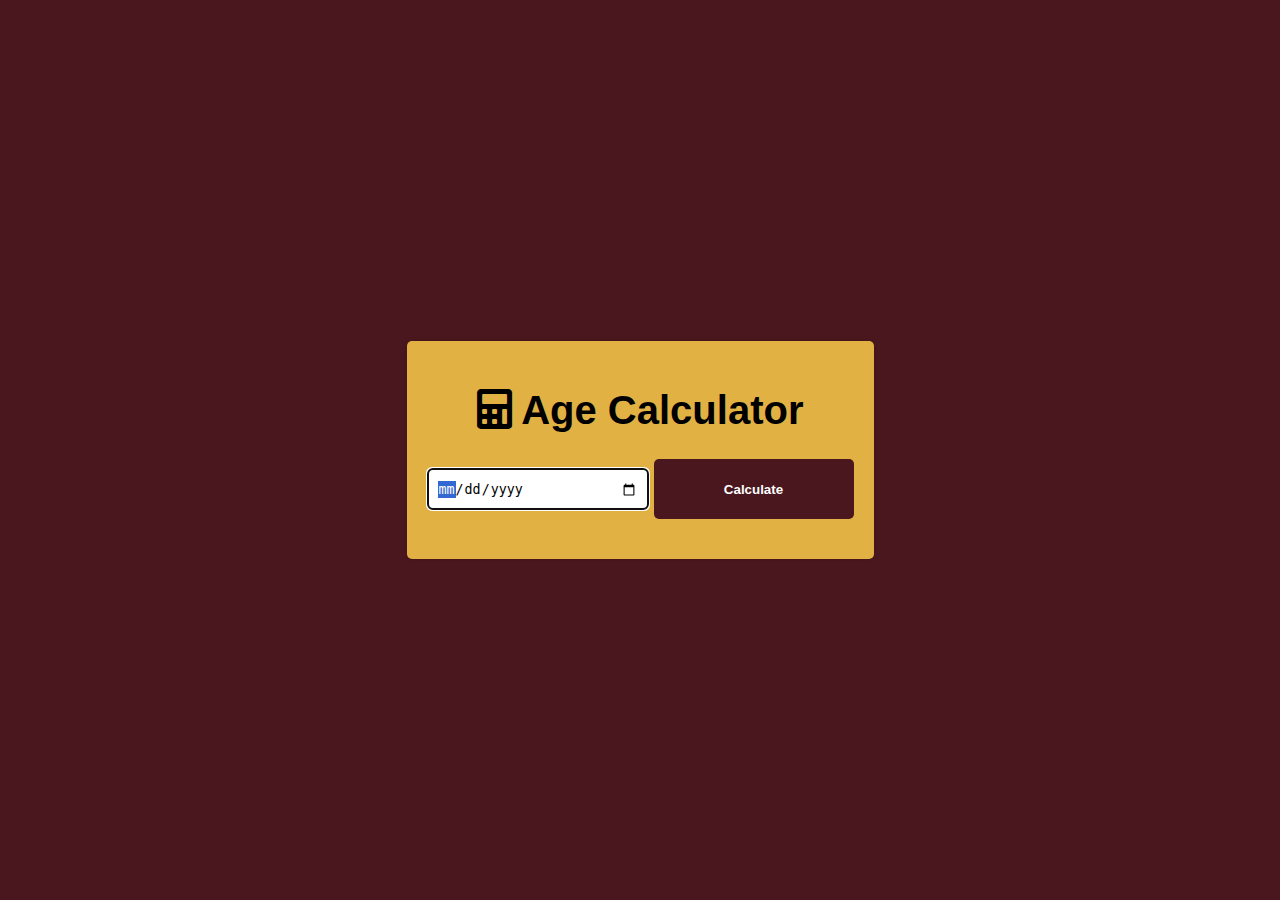
<file: Jayasri shanmugam/age calculater/index.html>
<!DOCTYPE html>
<html lang="en">

<head>
  <meta charset="UTF-8">
  <meta http-equiv="X-UA-Compatible" content="IE=edge">
  <meta name="viewport" content="width=device-width, initial-scale=1.0">
  <link rel="stylesheet" href="https://cdnjs.cloudflare.com/ajax/libs/font-awesome/5.15.4/css/all.min.css">
  <title>Project - Javascript Age Calculator</title>
  <link rel="stylesheet" href="style.css"/>
</head>

<body>
  <div class="container">
    <div class="age-calculator">
      <h1 class="heading"><i class="fas fa-calculator"></i> Age Calculator</h1>
      <div class="controls">
        <input type="date" id="date">
        <button id="calculate">Calculate</button>
      </div>
      <div class="result"></div>
    </div>
  </div>
  <script src="script.js">
  </script>

</body>

</html>
</file>
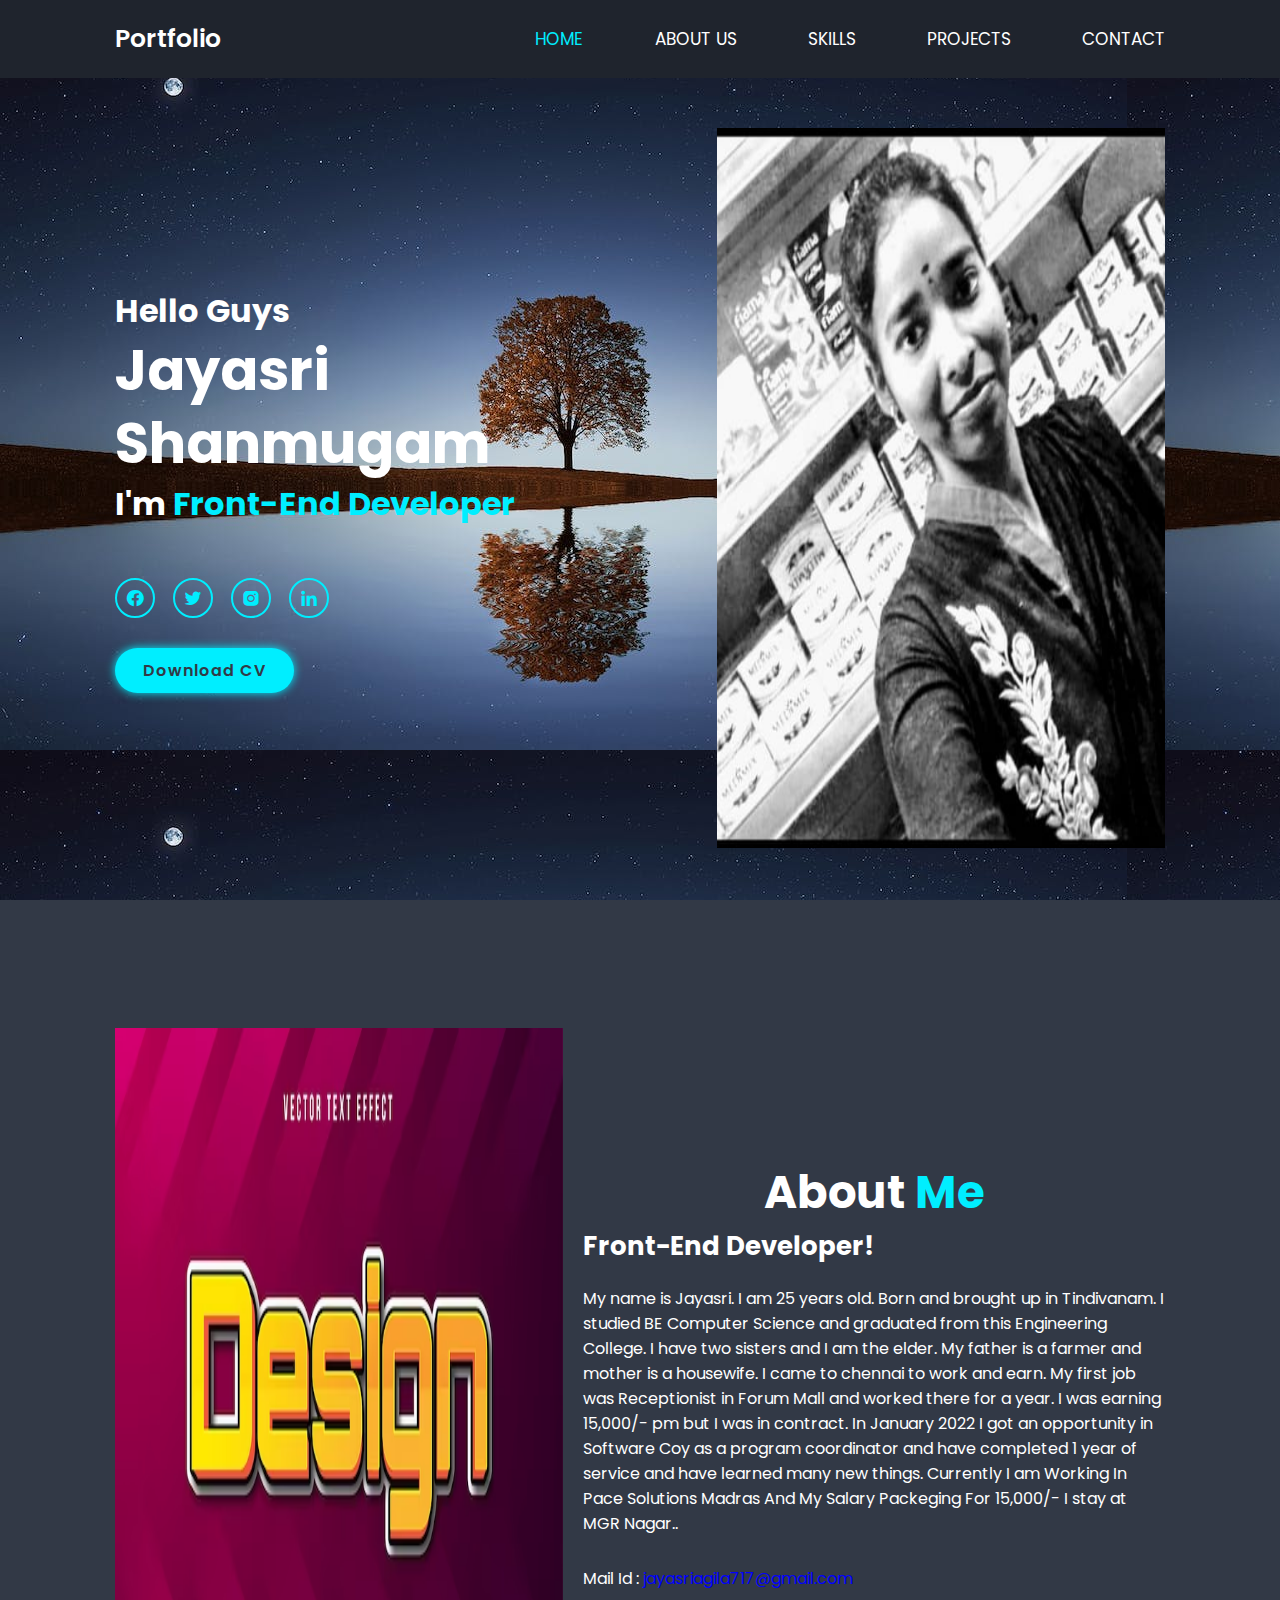
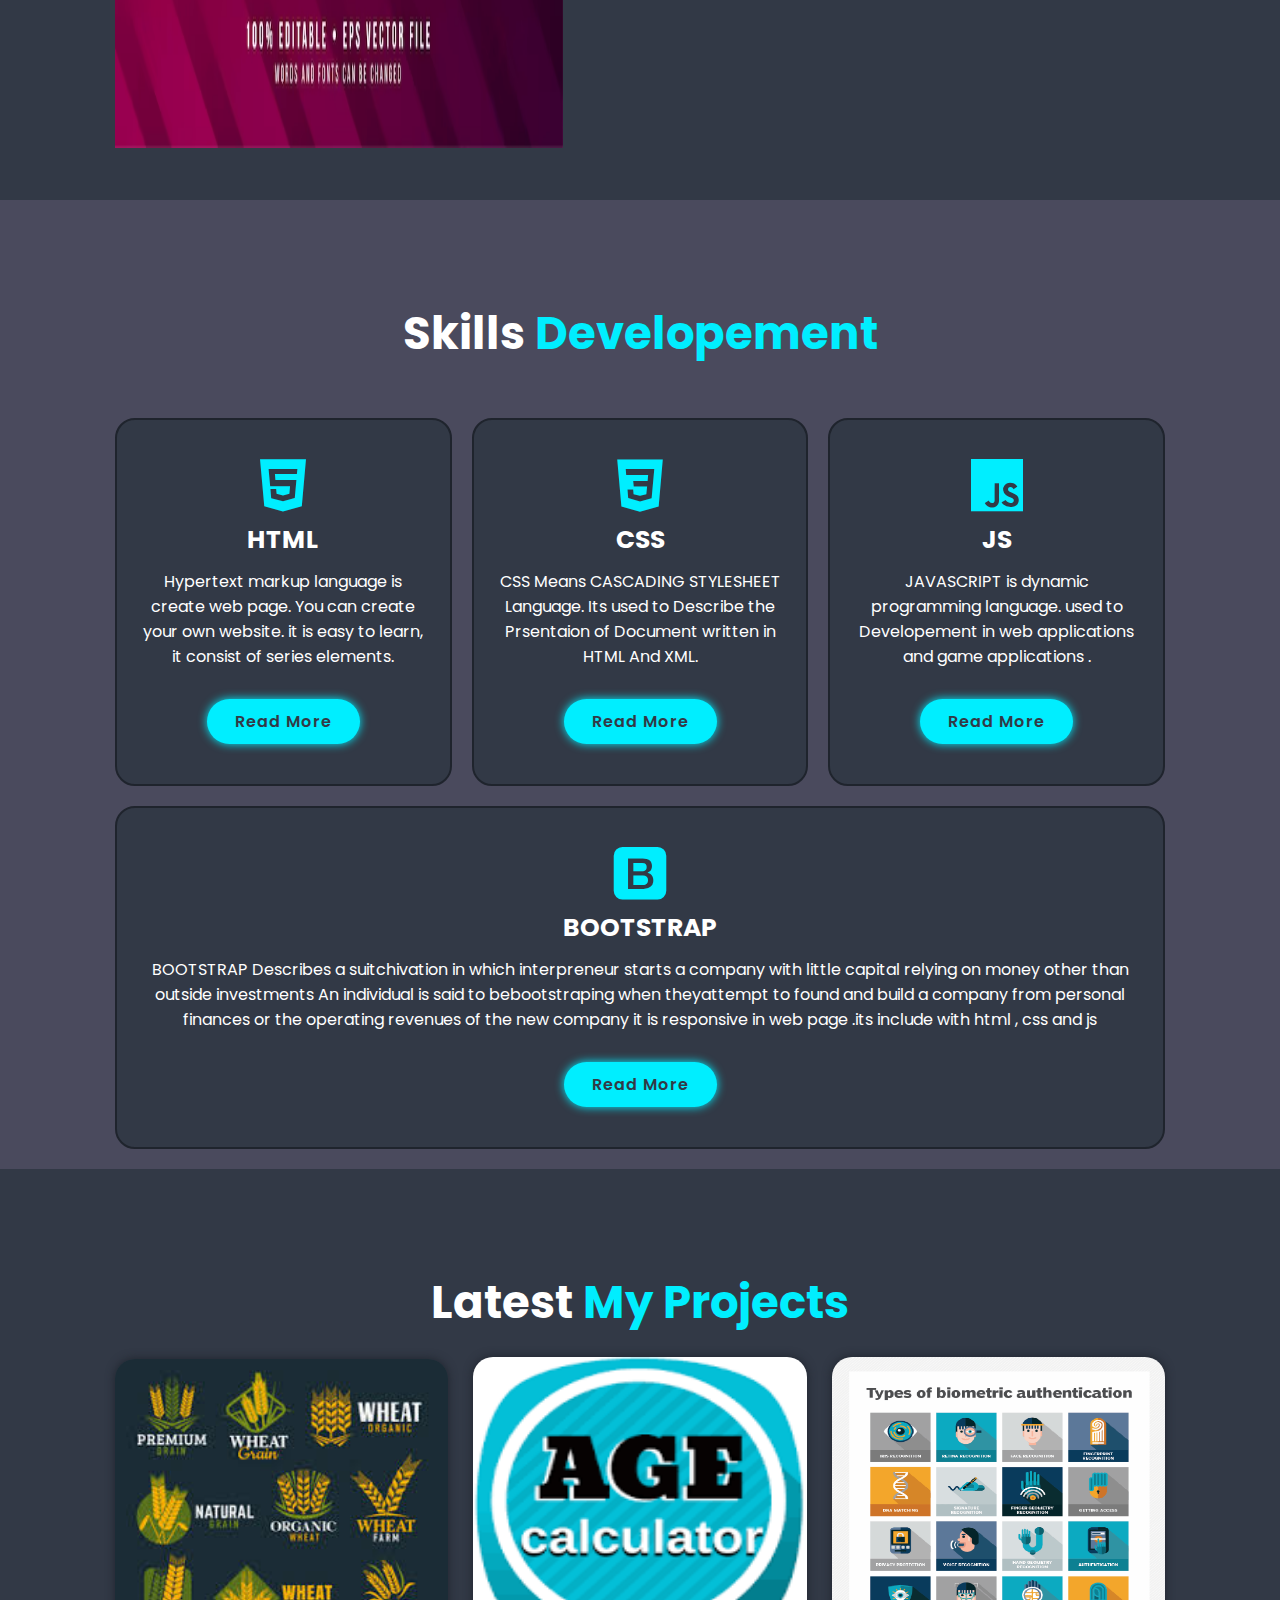
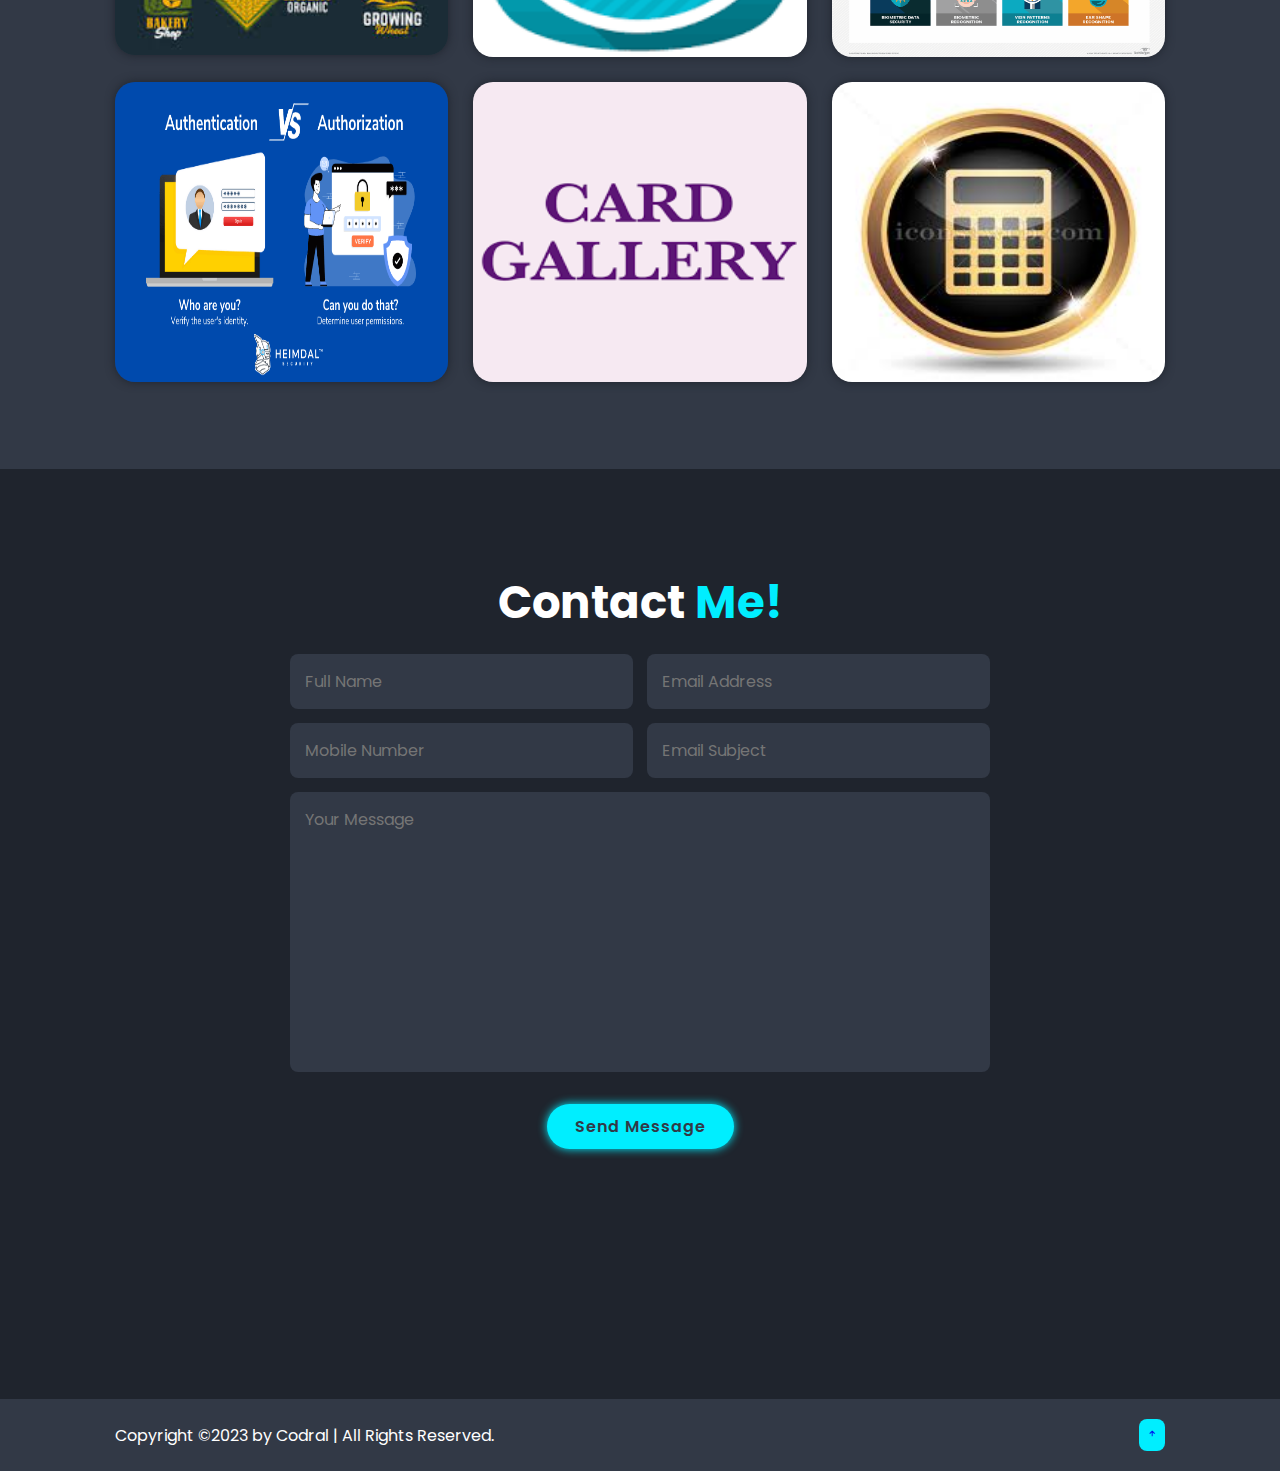
<file: Jayasri shanmugam/jaya portfolio/index.html>
<!DOCTYPE html>
<html lang="en">
<head>
    <meta charset="UTF-8">
    <meta http-equiv="X-UA-Compatible" content="IE=edge">
    <meta name="viewport" content="width=device-width, initial-scale=1.0">

    <!-- Box Icons Link -->
    <link href='https://unpkg.com/boxicons@2.1.4/css/boxicons.min.css' rel='stylesheet'>


    <!-- Css Link -->
    <link rel="stylesheet" href="index.css">
    <title>Document</title>

</head>
<body>
    <!-- Header Design  -->
    <header class="header">
        <a href="#" class="logo">Portfolio</a>
        <i class='bx bx-menu' id="menu-icon"></i>
        <nav class="navbar">
            <a href="#home" class="active" >HOME </a>
            <a href="#about" >ABOUT US</a>
            <a href="#services" >SKILLS</a>
            <a href="#portfolio" >PROJECTS</a>
            <a href="#contact" >CONTACT</a>
        </nav>
    </header>

    <!-- Home Section Design -->
    <section class="home" id="home">
        <div class="home-content">
            <h3>Hello Guys</h3>
            <h1>Jayasri Shanmugam</h1>
            <h3> I'm <span>Front-End Developer</span></h3>
            
                 <div class="social-media">
                    <a href="#"><i class='bx bxl-facebook-circle'></i></a>
                    <a href="#"><i class='bx bxl-twitter'></i></a>
                    <a href="#"><i class='bx bxl-instagram-alt'></i></a>
                    <a href="#"><i class='bx bxl-linkedin'></i></a>
                 </div>
                
                 <a href="#" class="btn">Download CV</a>
        </div>
        <div class="home-img">
            <img src="picture/jaya.jpeg" alt="">
        </div>

    </section>

    <!-- About Section -->
    <section class="about" id="about">
        <div class="about-img">
            <img src="picture/back2.avif" alt="">
        </div>
        <div class="about-content">
            <h2 class="heading">About <span>Me</span></h2>
            <h3>Front-End Developer!</h3>
            <p>My name is Jayasri. I am 25 years old. Born and brought up in Tindivanam. 
                 I studied BE Computer Science and graduated from this Engineering College. I have two sisters and I am the elder. My father is a farmer and mother is a housewife. 

                I came to chennai to work and earn. My first job was Receptionist in Forum Mall and worked there for a year. I was earning 15,000/- pm but I was in contract. 
                
                In January 2022 I got an opportunity in Software Coy as a program coordinator and have completed 1 year of service and have learned many new things. Currently I am Working In Pace Solutions Madras
                And My Salary Packeging For 15,000/- 
                
                 I stay at MGR Nagar..</p>
                <p>  Mail Id :<a href=""><bold> jayasriagila717@gmail.com</bold></a></p>
        </div>
    </section>

    <!-- Services Section -->
    <section class="services" id="services">
        <h1 class="heading">Skills <span>Developement</span></h1>

        <div class="services-container">
            <div class="services-box">
                <i class='bx bxl-html5 '></i>
                <h2>HTML</h2>
                <p> Hypertext markup language is create web page.  You can create your own website.
                    it is easy to learn, it consist of series elements.
                </p>
                <a href="#" class="btn">Read More</a>
            </div>

            <div class="services-box">
                <i class='bx bxl-css3'></i>
                <h2>CSS</h2>
                <p>CSS Means CASCADING STYLESHEET Language. Its used to Describe the Prsentaion of 
                    Document written in HTML And XML. 
                </p>
                <a href="#" class="btn">Read More</a>
            </div>

            <div class="services-box">
                <i class='bx bxl-javascript'></i>
                <h2>JS</h2>
                <p>JAVASCRIPT is dynamic programming language. used to Developement in web applications  
                    and game applications .
                </p>
                <a href="#" class="btn">Read More</a>
            </div>


            <div class="services-box">
                <i class='bx bxl-bootstrap'></i>
                <h2>BOOTSTRAP</h2>

                <p>BOOTSTRAP Describes a suitchivation in which interpreneur starts a company with little capital relying on money other than outside investments
                    An individual is said to bebootstraping when theyattempt to found and build a company from personal finances or the operating revenues of the new company
                    it is responsive in web page .its include with html , css and js</p>
                <a href="#" class="btn">Read More</a>
            </div>
        </div>

    </section>

    <!-- Project Section -->
    <section class="portfolio" id="portfolio">
        <h2 class="heading">Latest <span>My Projects</span></h2>
        <div class="portfolio-container">
            <div class="portfolio-box">
                <img src="picture/image10.jpg" alt="">
                <div class="portfolio-Layers">
                    <h4>Web Design</h4>
                    <p>Lorem ipsum dolor sit amet consectetur adipisicing elit. Aliquam, obcaecati?</p>
                    <a href="#"><i class='bx bx-link-external'></i></a>
                </div>
            </div>

            <div class="portfolio-box">
                <img src="picture/image3 (2).png" alt="" width="300px" height="300px">
                <div class="portfolio-Layers">
                    <h4>Web Design</h4>
                    <p>Lorem ipsum dolor sit amet consectetur adipisicing elit. Aliquam, obcaecati?</p>
                    <a href="#"><i class='bx bx-link-external'></i></a>
                </div>
            </div>

            <div class="portfolio-box">
                <img src="picture/image4.png" alt="" width="300px" height="300px">
                <div class="portfolio-Layers">
                    <h4>Web Design</h4>
                    <p>Lorem ipsum dolor sit amet consectetur adipisicing elit. Aliquam, obcaecati?</p>
                    <a href="#"><i class='bx bx-link-external'></i></a>
                </div>
            </div>

            <div class="portfolio-box">
                <img src="picture/image14.png" alt="" width="300px" height="300px">
                <div class="portfolio-Layers">
                    <h4>Web Design</h4>
                    <p>Lorem ipsum dolor sit amet consectetur adipisicing elit. Aliquam, obcaecati?</p>
                    <a href="#"><i class='bx bx-link-external'></i></a>
                </div>
            </div>

            <div class="portfolio-box">
                <img src="picture/image7.png" alt="" width="300px" height="300px">
                <div class="portfolio-Layers">
                    <h4>Web Design</h4>
                    <p>Lorem ipsum dolor sit amet consectetur adipisicing elit. Aliquam, obcaecati?</p>
                    <a href="#"><i class='bx bx-link-external'></i></a>
                </div>
            </div>

            <div class="portfolio-box">
                <img src="picture/image6.jpg" alt="" width="300px" height="300px">
                <div class="portfolio-Layers">
                    <h4>Web Design</h4>
                    <p>Lorem ipsum dolor sit amet consectetur adipisicing elit. Aliquam, obcaecati?</p>
                    <a href="#"><i class='bx bx-link-external'></i></a>
                </div>
            </div>
        </div>
    </section>

    <!-- Contact Section Design-->
    <section class="contact" id="contact">
        <h2 class="heading">Contact <span>Me!</span></h2>
        <form action="#">
            <div class="input-box">
                <input type="text" placeholder="Full Name">
                <input type="text" placeholder="Email Address">
            </div>
            <div class="input-box">
                <input type="number" placeholder="Mobile Number">
                <input type="text" placeholder="Email Subject">
            </div>
            <textarea name="" id="" cols="30" rows="10" placeholder="Your Message"></textarea>
            <input type="submit" value="Send Message" class="btn">
        </form>
    </section>

    <!-- Footer Design -->
    <footer class="footer">
        <div class="footer-text">
            <p>Copyright &copy;2023 by Codral | All Rights Reserved.</p>
        </div>
        <div class="footer-iconTop">
            <a href="#home"><i class='bx bx-up-arrow-alt'></i></a>
        </div>
    </footer>
</body>
</html>
</file>
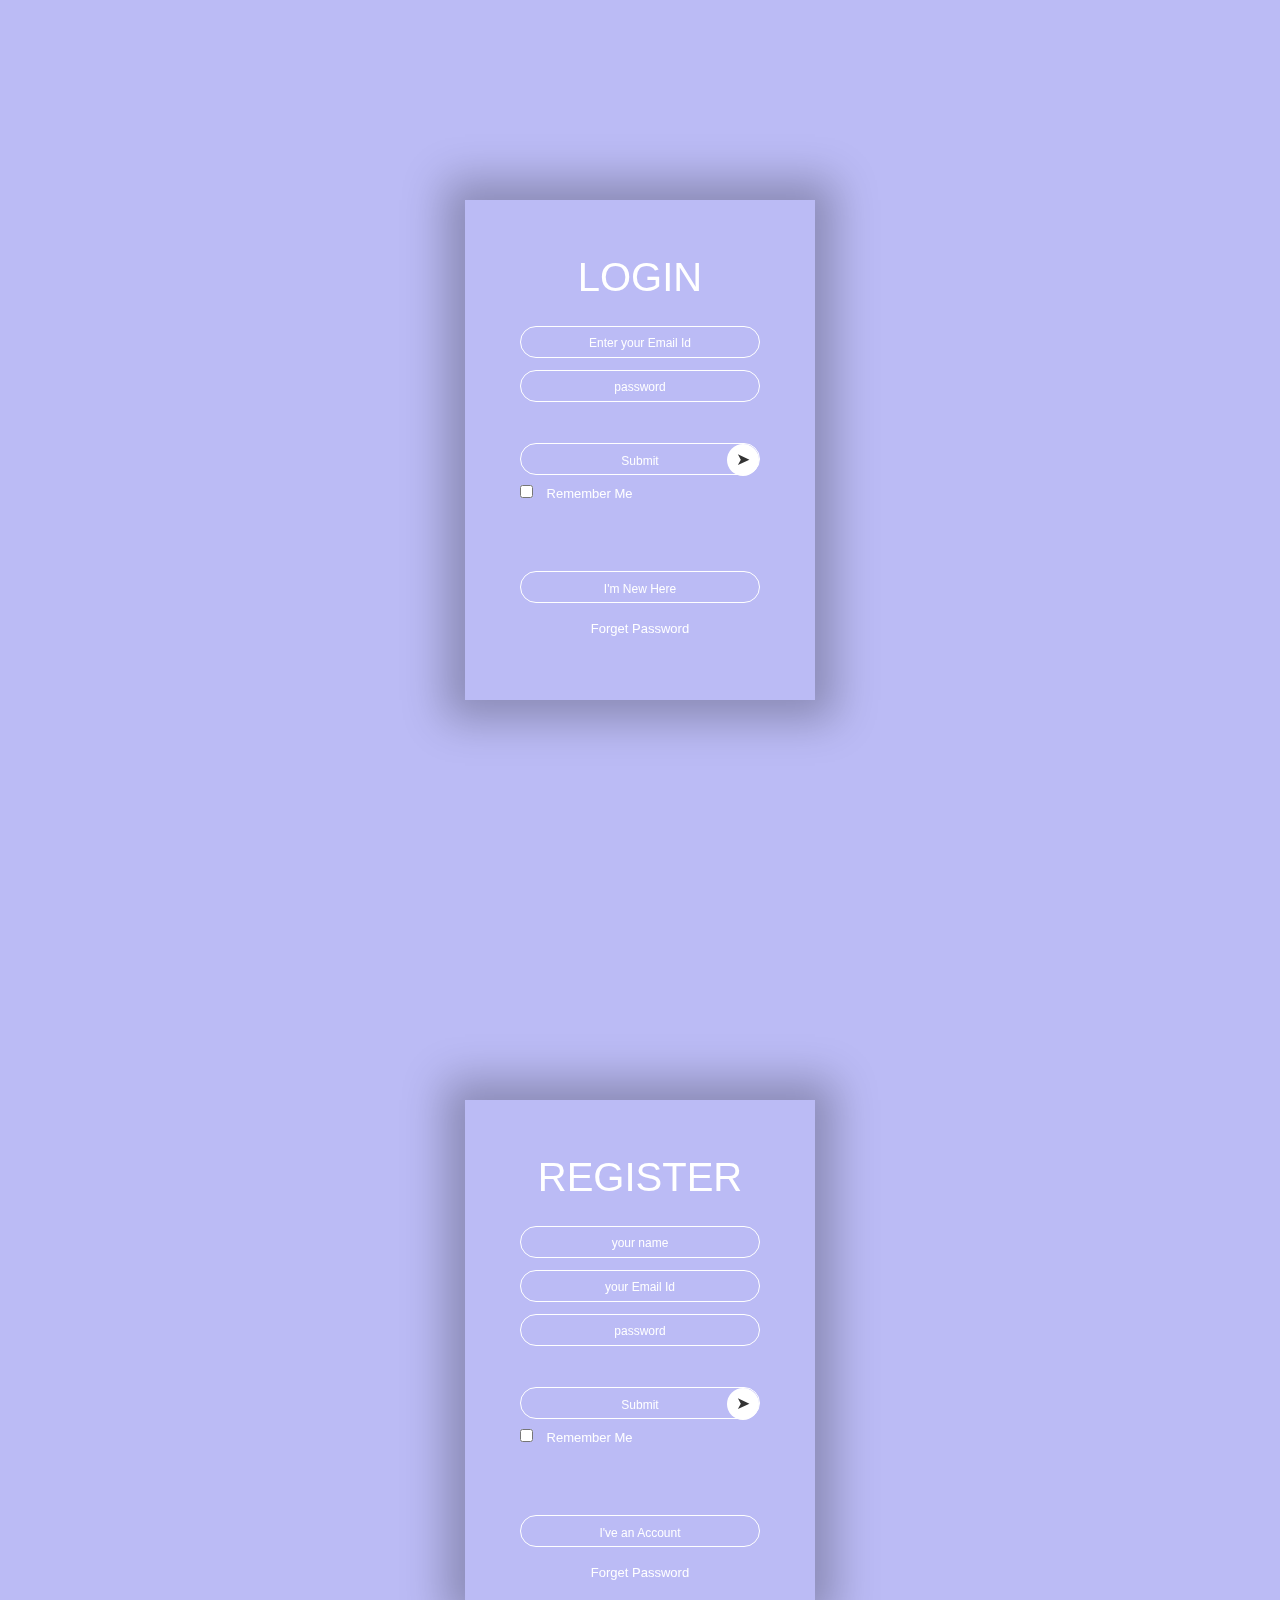
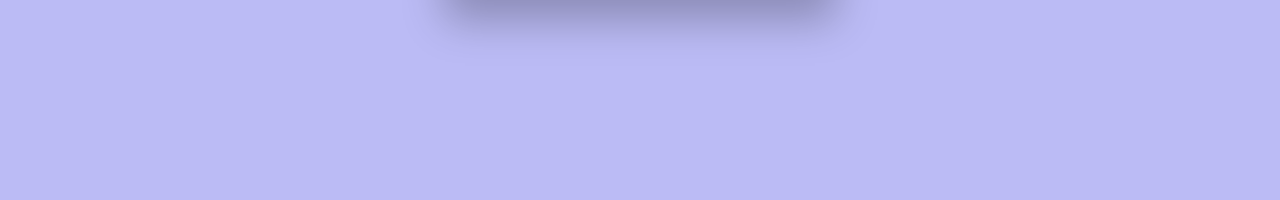
<file: Jayasri shanmugam/Login Form/index.html>
<html>
<head>
<title> Login And Registration form</title>
<link rel="stylesheet" href="style.css">

</head>
</html>
<body>
<div class="container">
<div class="card">
<div class="inner-box" id="card">
<div class="card-front">
<h2> LOGIN </h2>
<form>
<input type="email" class="input-box" placeholder="Enter your Email Id" required>

<input type="password" class="input-box" placeholder="password" required></form>
<button type="submit" class="submit-btn"> Submit</button>
<input type="checkbox"><span> Remember Me </span>
</form>
<button type="button" class="btn" onclick="openRegister()"> I'm New Here</button></br>
<a href="">Forget Password </a>
</div>
</div>
</div>
</div>

<div class="container">
<div class="card">
<div class="inner-box">
<div class="card-back" id="note">
<h2> REGISTER </h2>
<form>
<input type="text" class="input-box" placeholder="your name" required>
<input type="email" class="input-box" placeholder="your Email Id" required>

<input type="password" class="input-box" placeholder="password" required></form>
<button type="submit" class="submit-btn"> Submit</button>
<input type="checkbox"><span> Remember Me </span>
</form>
<button type="button" class="btn" onclick="openLogin()"> I've an Account </button></br>
<a href="">Forget Password </a>
</div>
</div>
</div>
</div>


<script>
<script>
function openRegister()
{
password=prompt("please enter your password","")
if (password==12345)
{
document.getElementById("card").innerHTML="Password successfully";
}
else
{
document.getElementById("card").innerHTML="Password incorrect";
}
}

}

</script>

























</body>
</html>
</file>
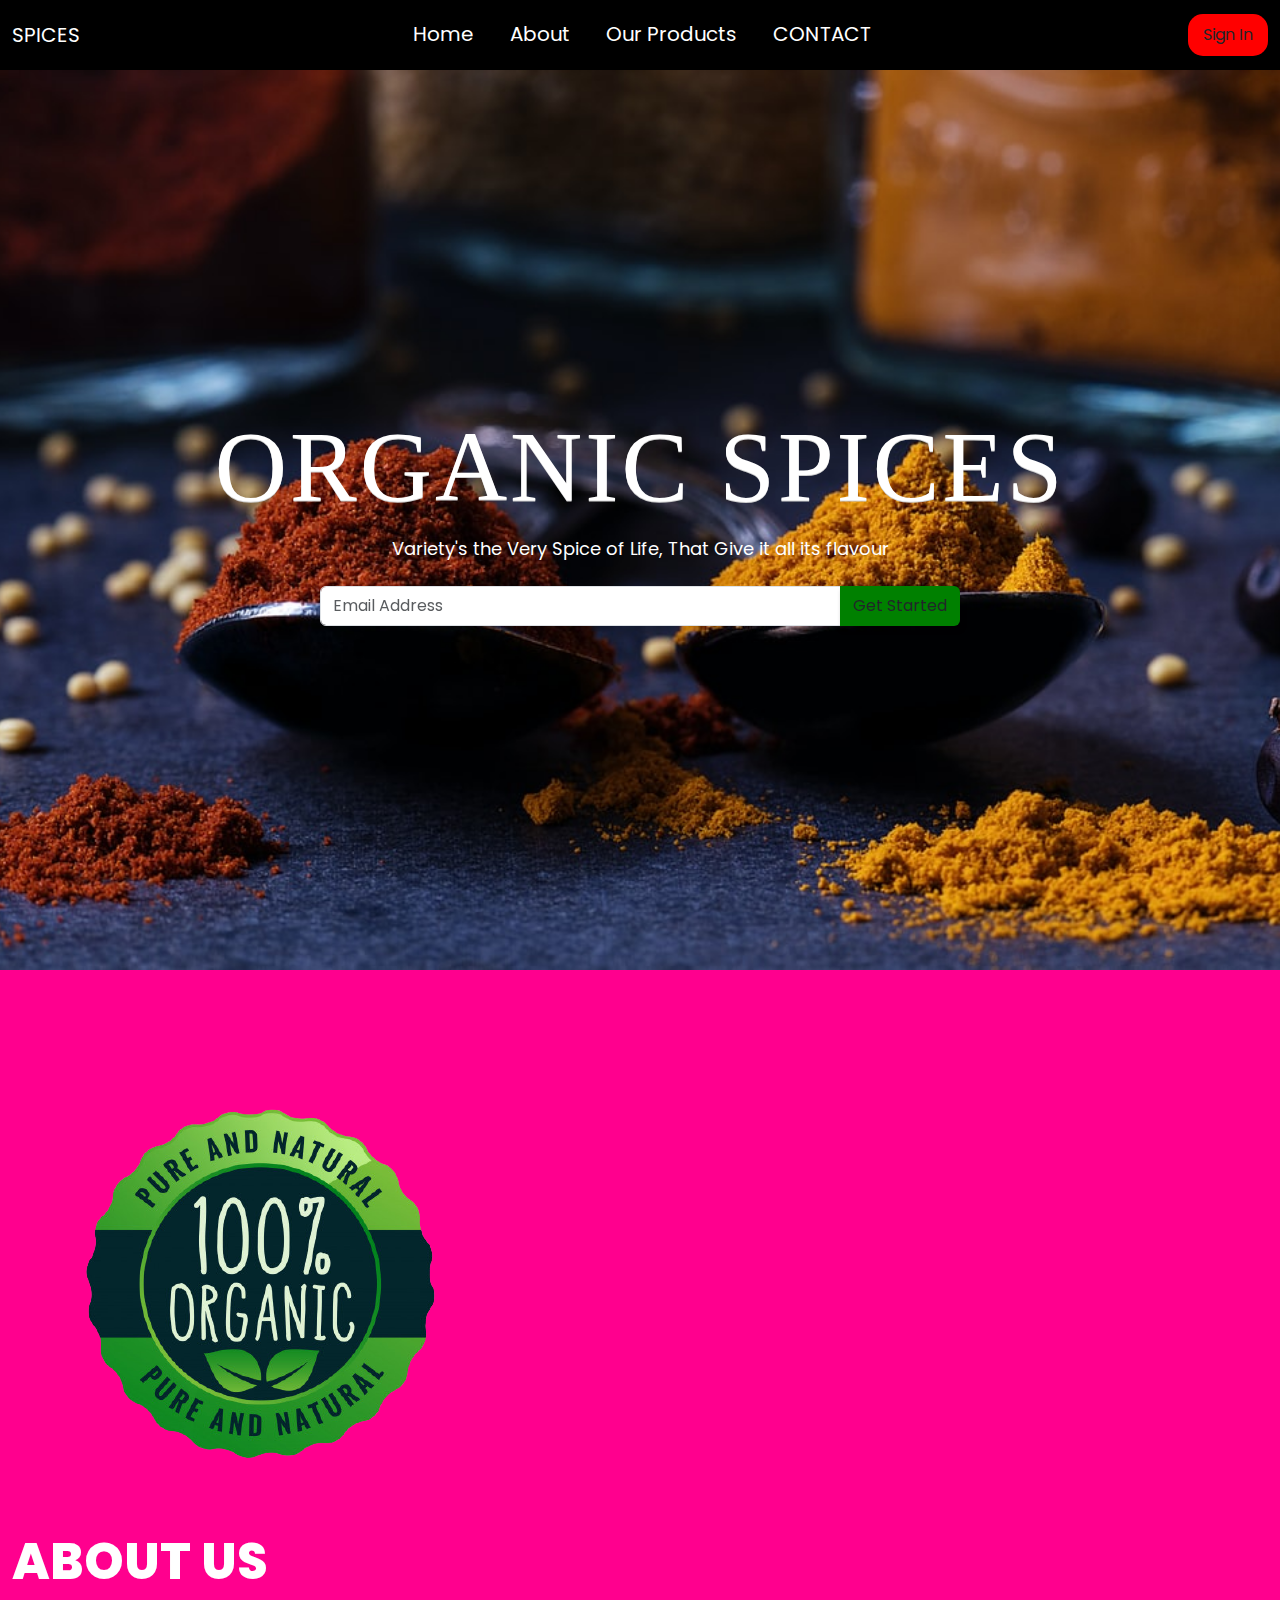
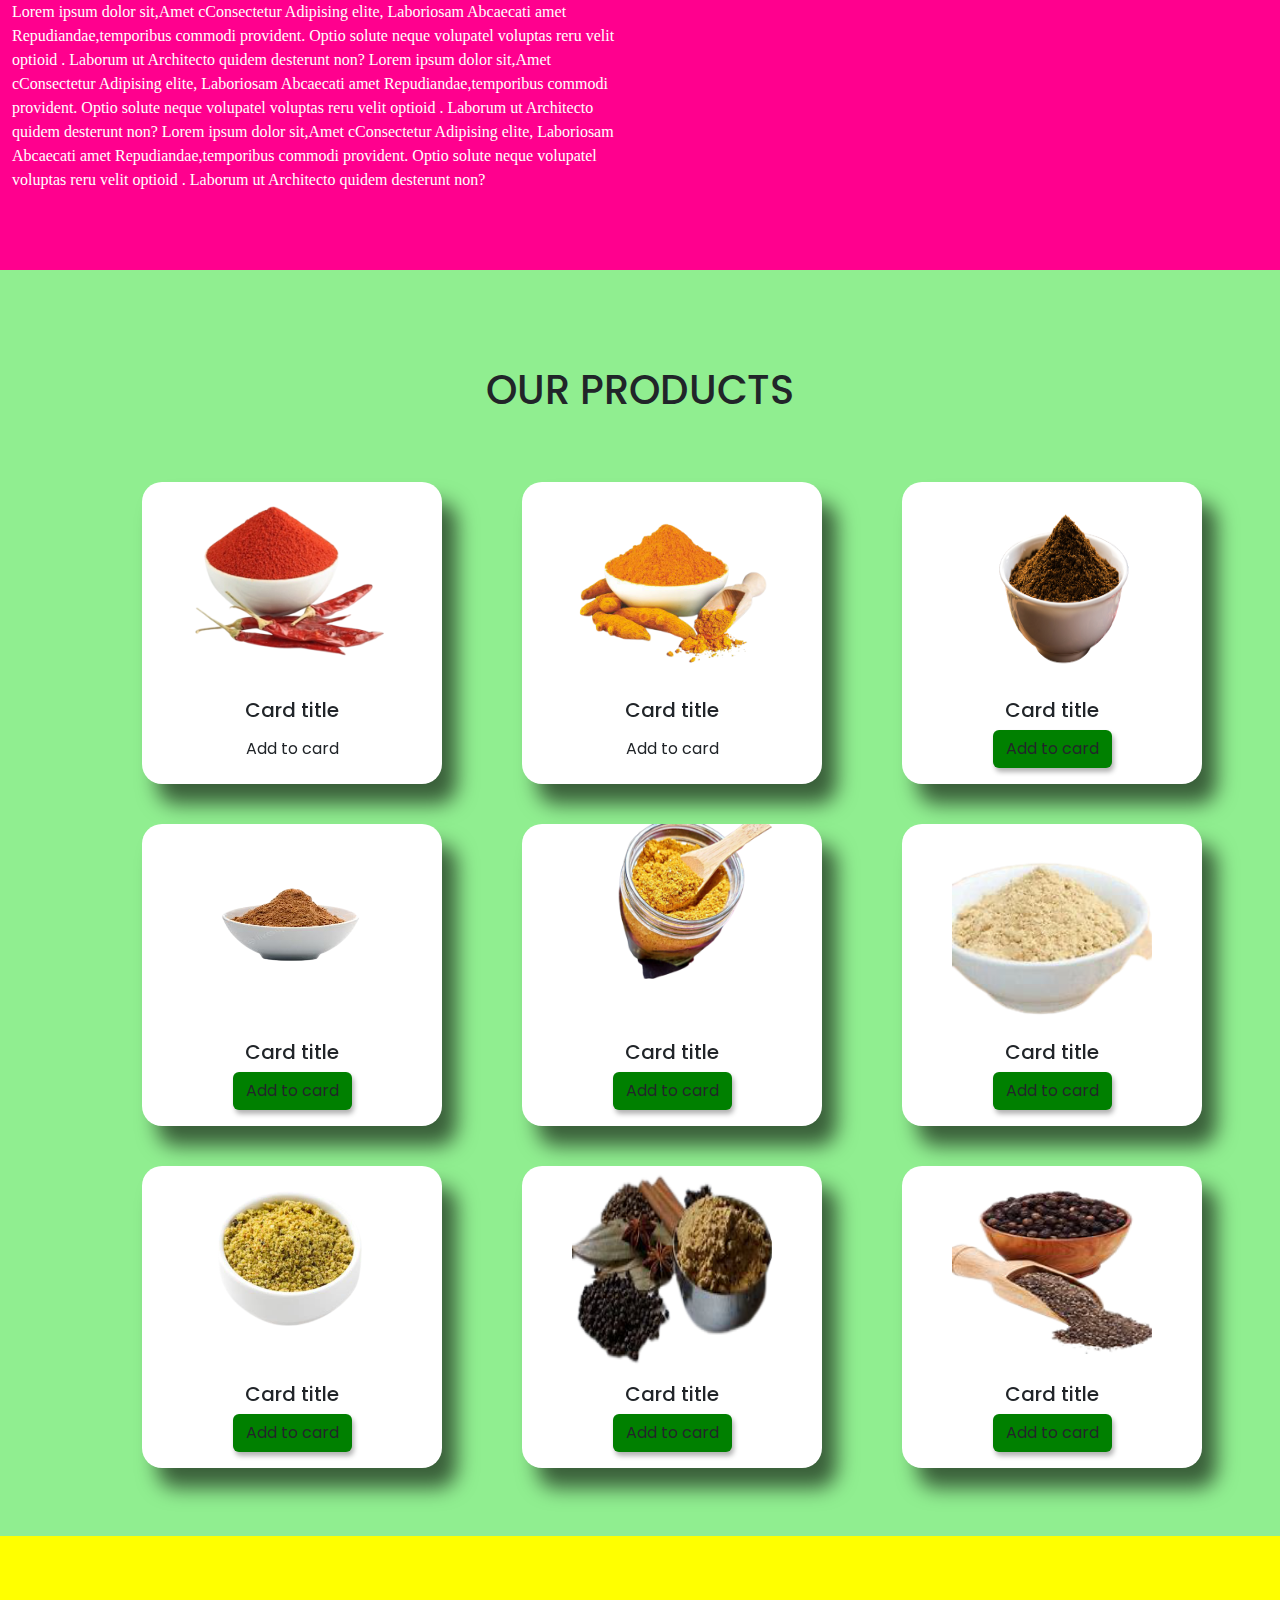
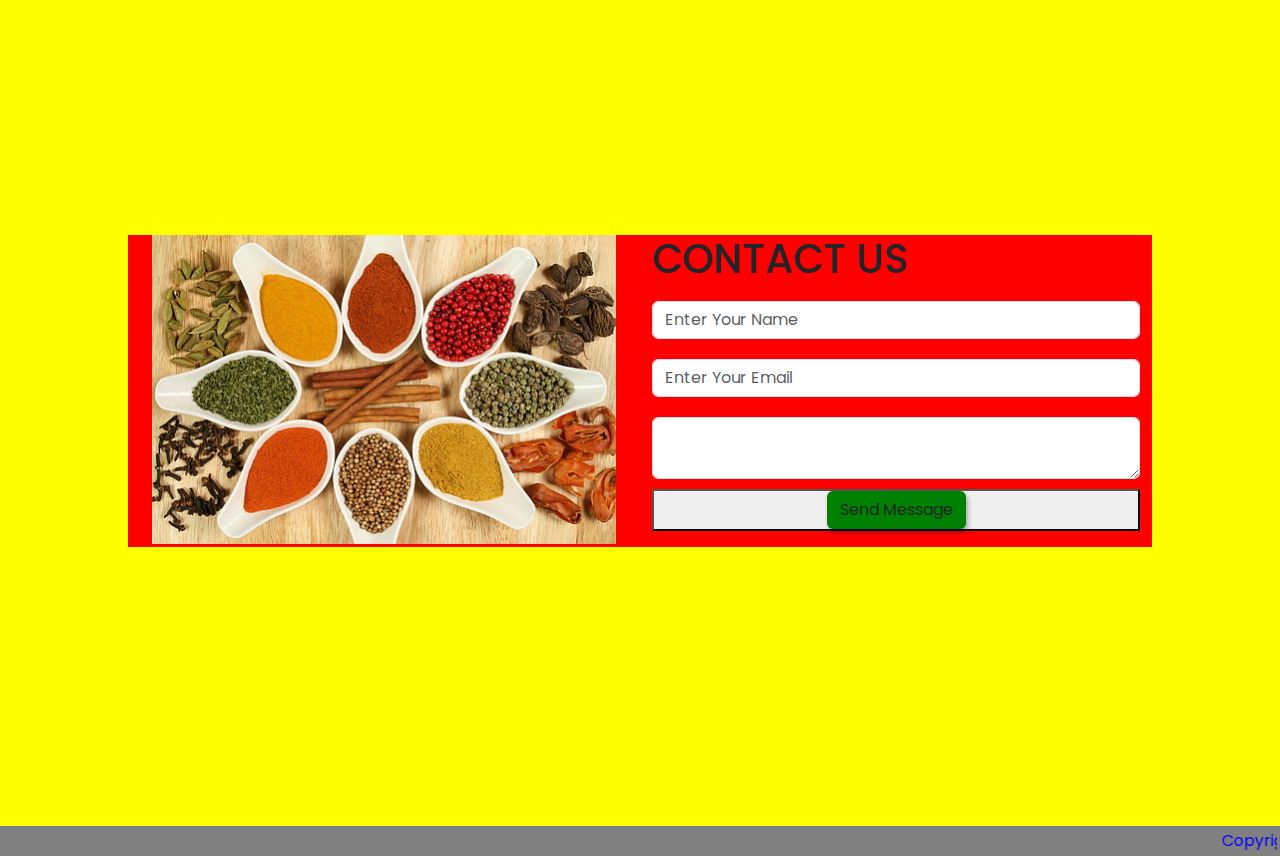
<file: Jayasri shanmugam/Responsive Bootstrap/index.html>
<!DOCTYPE html>
<html lang="en">
<head>
  
  <meta charset="utf-8">
  <meta http-equiv="X-UA-Compatible" Content="IE-edge">
  <meta name="viewport" content="width=device-width, initial-scale=1.0">
  <title>SPICES</title>
  <link rel="stylesheet" href="style.css">
  <link href="https://cdn.jsdelivr.net/npm/bootstrap@5.3.0-alpha3/dist/css/bootstrap.min.css" rel="stylesheet">
  
  
  </head>
  <body>
 
  <!----NAVBAR----->
  
  <nav class="navbar navbar-expand-lg navbar-dark" id="navbar">
  <div class="container-fluid">
    <a class="navbar-brand" href="#">SPICES</a>
    <button class="navbar-toggler" type="button" data-bs-toggle="collapse" data-bs-target="#navbarSupportedContent" aria-controls="navbarSupportedContent" aria-expanded="false" aria-label="Toggle navigation">
      <span class="navbar-toggler-icon"></span>
    </button>
    <div class="collapse navbar-collapse" id="navbarSupportedContent">
      <ul class="navbar-nav mx-auto">    <!--center Aligned in Horizontal--->
        <li class="nav-item">
          <a class="nav-link" href="#home">Home</a>
        </li>
		<li class="nav-item">
          <a class="nav-link" href="#about">About</a>
        </li>
		<li class="nav-item">
          <a class="nav-link" href="#product">Our Products</a>
        </li>
		<li class="nav-item">
          <a class="nav-link" href="#contact">CONTACT</a>
        </li>
      </ul>
	  <button class="btn p-2 my-lg-0 my-2"> Sign In </button> 
    </div>
</nav>
<!------Home Section--->
<section id="home">
<h1 class="text-center"> ORGANIC SPICES </h1>
<p> Variety's the Very Spice of Life, That Give it all its flavour</p>
<div class="input-group m-2">
<input type="text" class="form-control" placeholder="Email Address">
<button class="btn signin"> Get 
Started </button>
</div>
</section>



<!----About section---->
<section id="about">
<div class="container-fluid">  <!--- fluid means Full width --->
<div class="row">
 <div class="col-lg-6 col-md-6 col-12">
 <div class="paragraph">
<img src="percentage.png" class="img-fluid">
<div class="paragraph">
<h1> ABOUT US </h1>
<p> Lorem ipsum dolor sit,Amet cConsectetur Adipising elite,
Laboriosam Abcaecati amet Repudiandae,temporibus commodi provident.
Optio solute neque volupatel voluptas reru velit optioid .
Laborum ut Architecto quidem desterunt non?
Lorem ipsum dolor sit,Amet cConsectetur Adipising elite,
Laboriosam Abcaecati amet Repudiandae,temporibus commodi provident.
Optio solute neque volupatel voluptas reru velit optioid .
Laborum ut Architecto quidem desterunt non?
Lorem ipsum dolor sit,Amet cConsectetur Adipising elite,
Laboriosam Abcaecati amet Repudiandae,temporibus commodi provident.
Optio solute neque volupatel voluptas reru velit optioid .
Laborum ut Architecto quidem desterunt non?</p>
</div>
 </div>
 </div>
 </section>
 
 <!-----Product section --->
 <section id="product">
 <div class="container m-5">
 <h1 class="text-center my-5"> OUR PRODUCTS </h1>
 <div class="row">
 <div class="col-lg-4 col-md-4 col-12">
 <div class="card"> 
  <img src="img1.png" class="card-img-top">
  <div class="card-body text-center">
    <h5 class="card-title">Card title</h5>
    <a href="#" class="btn Signin">Add to card</a>
  </div>
</div>
 </div>
 <div class="col-lg-4 col-md-4 col-12">
 <div class="card"> 
  <img src="img2.png" class="card-img-top">
  <div class="card-body text-center">
    <h5 class="card-title">Card title</h5>
    <a href="#" class="btn Signin">Add to card</a>
  </div>
</div>
 </div>
 <div class="col-lg-4 col-md-4 col-12">
 <div class="card"> 
  <img src="img3.png" class="card-img-top">
  <div class="card-body text-center">
    <h5 class="card-title">Card title</h5>
    <a href="#" class="btn signin">Add to card</a>
  </div>
</div>
 </div>

 
 
 <div class="col-lg-4 col-md-4 col-12">
 <div class="card"> 
  <img src="img4.png" class="card-img-top">
  <div class="card-body text-center">
    <h5 class="card-title">Card title</h5>
    <a href="#" class="btn signin">Add to card</a>
  </div>
</div>
 </div>
 <div class="col-lg-4 col-md-4 col-12">
 <div class="card"> 
  <img src="img5.png" class="card-img-top">
  <div class="card-body text-center">
    <h5 class="card-title">Card title</h5>
    <a href="#" class="btn signin">Add to card</a>
  </div>
</div>
 </div>
 <div class="col-lg-4 col-md-4 col-12">
 <div class="card"> 
  <img src="img6.png" class="card-img-top">
  <div class="card-body text-center">
    <h5 class="card-title">Card title</h5>
    <a href="#" class="btn signin">Add to card</a>
  </div>
</div>
 </div>

 
 
 <div class="col-lg-4 col-md-4 col-12">
 <div class="card"> 
  <img src="img7.png" class="card-img-top">
  <div class="card-body text-center">
    <h5 class="card-title">Card title</h5>
    <a href="#" class="btn signin">Add to card</a>
  </div>
</div>
 </div>
 <div class="col-lg-4 col-md-4 col-12">
 <div class="card"> 
  <img src="img8.png" class="card-img-top">
  <div class="card-body text-center">
    <h5 class="card-title">Card title</h5>
    <a href="#" class="btn signin">Add to card</a>
  </div>
</div>
 </div>
 <div class="col-lg-4 col-md-4 col-12">
 <div class="card"> 
  <img src="img9.png" class="card-img-top">
  <div class="card-body text-center">
    <h5 class="card-title">Card title</h5>
    <a href="#" class="btn signin">Add to card</a>
  </div>
</div>
 </div>
 </div>
 </section>
 <section id="contact">
 <div class="container box">
 <div class="row">
 <div class="col-lg-6 col-md-6 col-12">
 <img src="img10.jpg" class="container-fluid">
 
 </div>
 <div class="col-lg-6 col-md-6 col-12">
 <h1> CONTACT US </h1>
 <form class="mb-3">
 <input type="text" class="form-control" placeholder="Enter Your Name">
 <input type="email" class="form-control" placeholder="Enter Your Email">
<textarea class="form-control" placeholder="Enter Your Message"> </textarea>
<button><a href="https://www.youtube.com/watch?v=VlQO6opxKRU" class="btn signin">Send Message </a></button>
 
 </form>
 
 
 
 </div>
 
 
 </div>
 </section>
 
 <footer> <marquee>Copyrights @Frontendforever 2023</marquee></footer>
 
  <script src="https://cdn.jsdelivr.net/npm/@popperjs/core@2.9.2/dist/umd/popper.min.js"> </script>
  <script src="https://cdn.jsdelivr.net/npm/bootstrap@5.0.0/dist/js/bootstrap.min.js"> </script>
  
  
  
  
  
  
  
  
  
  
  </body>
  </html>
</file>
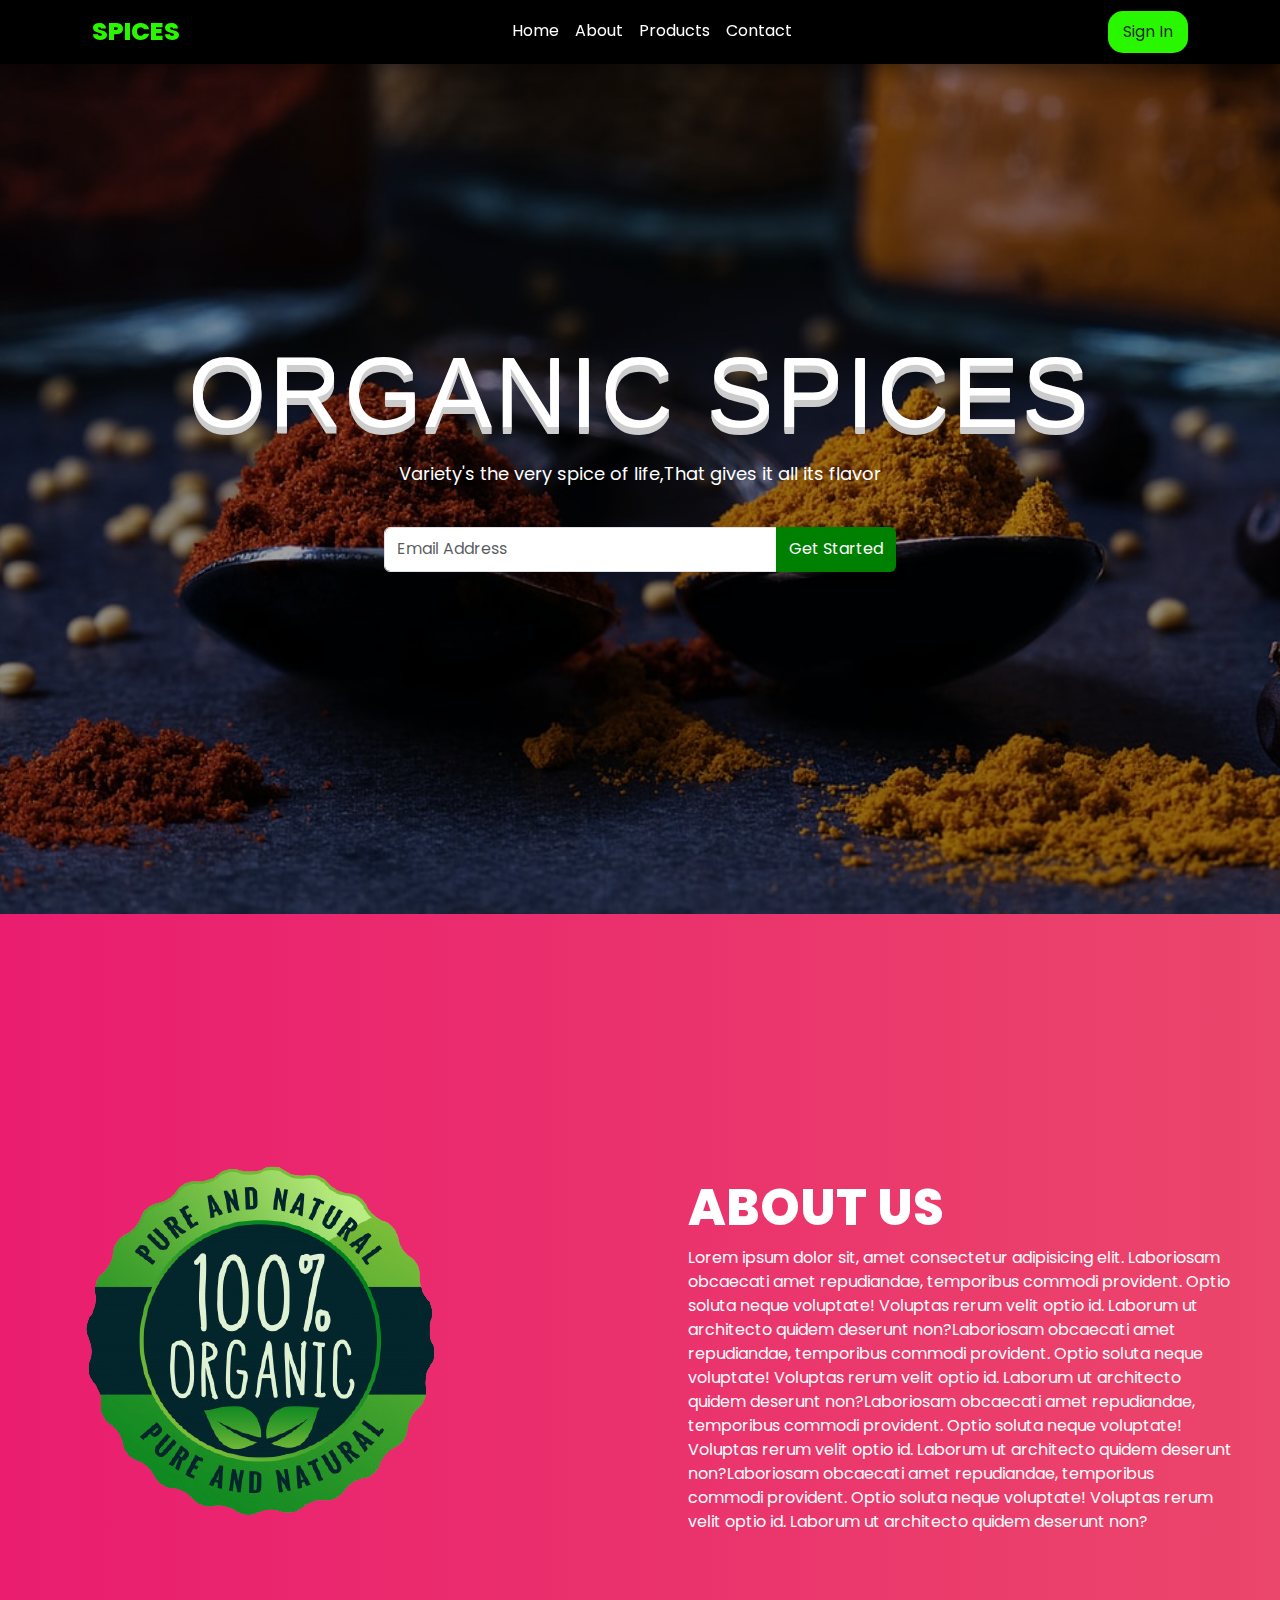
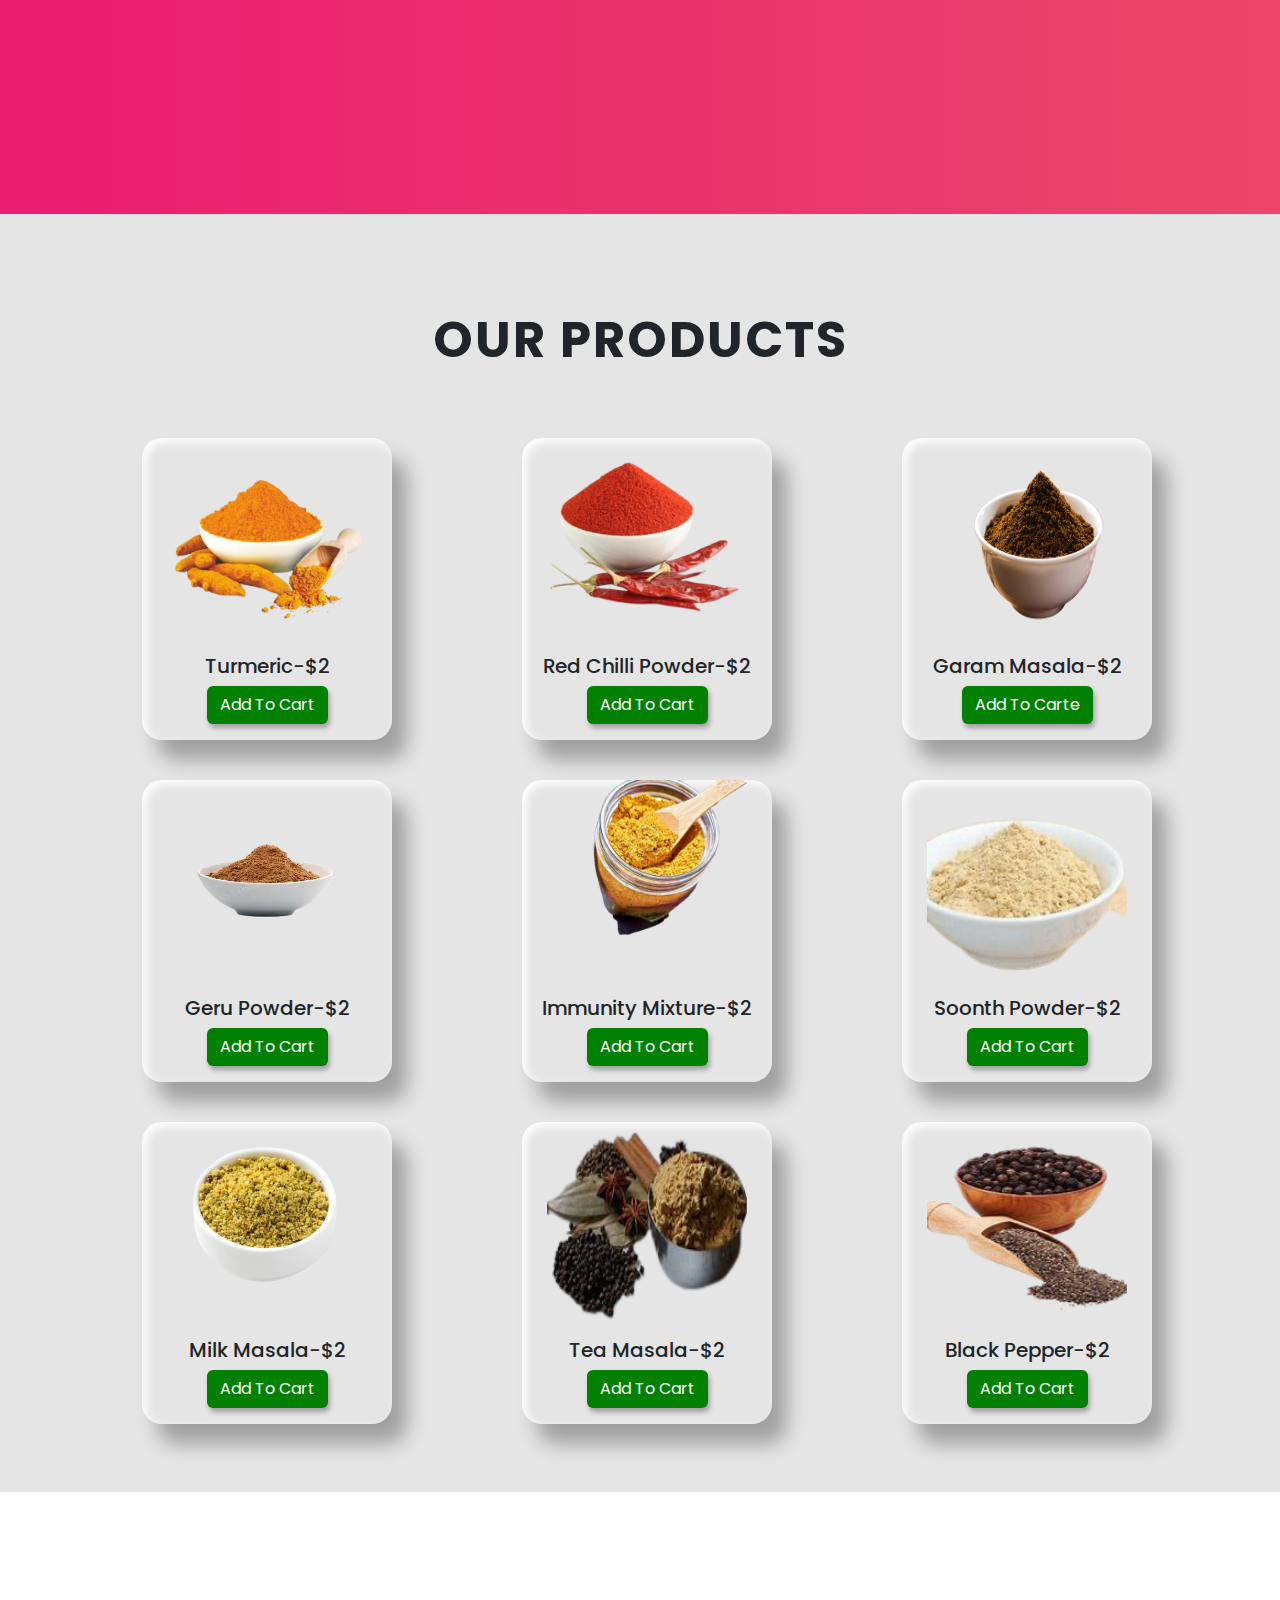
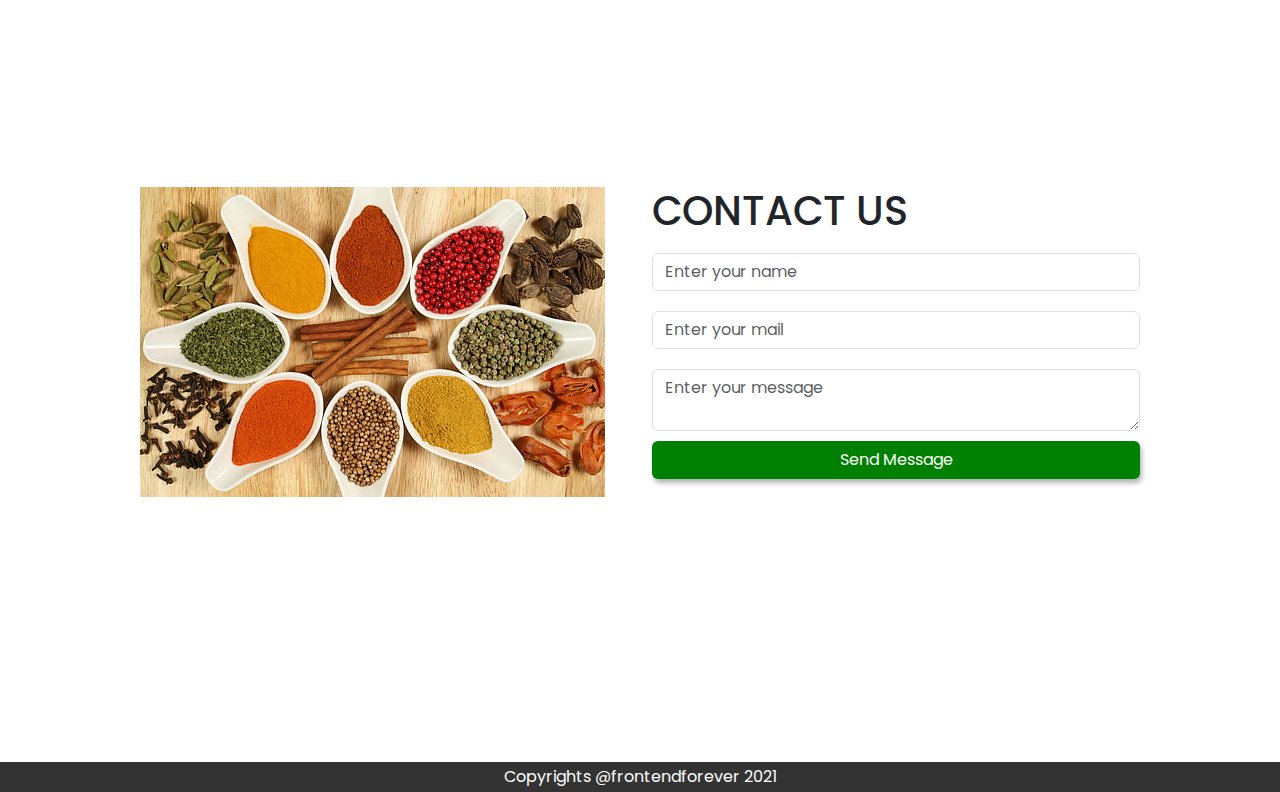
<file: Jayasri shanmugam/Responsive Bootstrap/Spicy/Spicy/index.html>
<!DOCTYPE html>
<html lang="en">
<head>
    <meta charset="UTF-8">
    <meta http-equiv="X-UA-Compatible" content="IE=edge">
    <meta name="viewport" content="width=device-width, initial-scale=1.0">
    <title>Spices</title>
    <link rel="stylesheet" href="style.css">
    <link href="https://cdn.jsdelivr.net/npm/bootstrap@5.0.0/dist/css/bootstrap.min.css" rel="stylesheet">
</head>
<body>
    <!----Navbar-->

    <nav class="navbar navbar-expand-lg navbar-dark" id="navbar">
        <div class="container-fluid">
          <a class="navbar-brand" href="#">SPICES</a>
          <button class="navbar-toggler" type="button" data-bs-toggle="collapse" data-bs-target="#navbarSupportedContent" aria-expanded="false">
            <span class="navbar-toggler-icon"></span>
          </button>
          <div class="collapse navbar-collapse" id="navbarSupportedContent">
            <ul class="navbar-nav mx-auto">
              <li class="nav-item">
                <a class="nav-link" href="#home">Home</a>
              </li>
              <li class="nav-item">
                <a class="nav-link" href="#about">About</a>
              </li>
              <li class="nav-item">
                <a class="nav-link" href="#product">Products</a>
              </li>
              <li class="nav-item">
                <a class="nav-link" href="#contact">Contact</a>
              </li>
            </ul>
            <button class="btn p-2 my-lg-0 my-2">Sign In</button>
        </div>
      </nav>


      <!----Home-->

      <section id="home">
          <h1 class="text-center">ORGANIC SPICES</h1>
          <p>Variety's the very spice of life,That gives it all its flavor</p>
          <div class="input-group m-4">
              <input type="text" class="form-control" placeholder="Email Address">
            <button class="btn signin">Get Started</button>
          </div>
      </section>


      <!-----About---->

      <section id="about">
          <div class="container-fluid">
              <div class="row">
                  <div class="col-lg-6 col-md-6 col-12 my-2">
                        <img src="about.png" class="img-fluid">
                  </div>
                  <div class="col-lg-6 col-md-6 col-12 p-lg-5 p-2 my-5">
                      <h1>ABOUT US</h1>
                      <p>Lorem ipsum dolor sit, amet consectetur adipisicing elit. Laboriosam obcaecati amet repudiandae, temporibus commodi provident. Optio soluta neque voluptate! Voluptas rerum velit optio id. Laborum ut architecto quidem deserunt non?Laboriosam obcaecati amet repudiandae, temporibus commodi provident. Optio soluta neque voluptate! Voluptas rerum velit optio id. Laborum ut architecto quidem deserunt non?Laboriosam obcaecati amet repudiandae, temporibus commodi provident. Optio soluta neque voluptate! Voluptas rerum velit optio id. Laborum ut architecto quidem deserunt non?Laboriosam obcaecati amet repudiandae, temporibus commodi provident. Optio soluta neque voluptate! Voluptas rerum velit optio id. Laborum ut architecto quidem deserunt non?</p>
                  </div>
              </div>
          </div>
      </section>

      <section id="product">
          <div class="container m-5">
            <h1 class="text-center my-5">OUR PRODUCTS</h1>
            <div class="row">
                <div class="col-lg-4 col-md-4 col-12">
                    <div class="card">
                        <img src="img1.png" class="card-img-top">
                        <div class="card-body text-center">
                          <h5 class="card-title">Turmeric-$2</h5>
                          <a href="#" class="btn signin">Add To Cart</a>
                        </div>
                      </div>
                </div>
                <div class="col-lg-4 col-md-4 col-12">
                    <div class="card">
                        <img src="img2.png" class="card-img-top">
                        <div class="card-body text-center">
                          <h5 class="card-title">Red Chilli Powder-$2</h5>
                          <a href="#" class="btn signin">Add To Cart</a>
                        </div>
                      </div>
                </div>
                <div class="col-lg-4 col-md-4 col-12">
                    <div class="card">
                        <img src="img3.png" class="card-img-top">
                        <div class="card-body text-center">
                          <h5 class="card-title">Garam Masala-$2</h5>
                          <a href="#" class="btn signin">Add To Carte</a>
                        </div>
                      </div>
                </div>
            </div>
            <div class="row">
                <div class="col-lg-4 col-md-4 col-12">
                    <div class="card">
                        <img src="img4.png" class="card-img-top">
                        <div class="card-body text-center">
                          <h5 class="card-title">Geru Powder-$2</h5>
                          <a href="#" class="btn signin">Add To Cart</a>
                        </div>
                      </div>
                </div>
                <div class="col-lg-4 col-md-4 col-12">
                    <div class="card">
                        <img src="img5.png" class="card-img-top">
                        <div class="card-body text-center">
                          <h5 class="card-title">Immunity Mixture-$2</h5>
                          <a href="#" class="btn signin">Add To Cart</a>
                        </div>
                      </div>
                </div>
                <div class="col-lg-4 col-md-4 col-12">
                    <div class="card">
                        <img src="img6.png" class="card-img-top">
                        <div class="card-body text-center">
                          <h5 class="card-title">Soonth Powder-$2</h5>
                          <a href="#" class="btn signin">Add To Cart</a>
                        </div>
                      </div>
                </div>
            </div>
            <div class="row">
                <div class="col-lg-4 col-md-4 col-12">
                    <div class="card">
                        <img src="img7.png" class="card-img-top">
                        <div class="card-body text-center">
                          <h5 class="card-title">Milk Masala-$2</h5>
                          <a href="#" class="btn signin">Add To Cart</a>
                        </div>
                      </div>
                </div>
                <div class="col-lg-4 col-md-4 col-12">
                    <div class="card">
                        <img src="img8.png" class="card-img-top">
                        <div class="card-body text-center">
                          <h5 class="card-title">Tea Masala-$2</h5>
                          <a href="#" class="btn signin">Add To Cart</a>
                        </div>
                      </div>
                </div>
                <div class="col-lg-4 col-md-4 col-12">
                    <div class="card">
                        <img src="img9.png" class="card-img-top">
                        <div class="card-body text-center">
                          <h5 class="card-title">Black Pepper-$2</h5>
                          <a href="#" class="btn signin">Add To Cart</a>
                        </div>
                      </div>
                </div>
            </div>
          </div>
      </section>

      <section id="contact">
            <div class="container box my-5">
                <div class="row">
                    <div class="col-lg-6 col-md-6 col-12">
                        <img src="contact.jpg" class="img-fluid">
                    </div>
                    <div class="col-lg-6 col-md-6 col-12">
                        <h1>CONTACT US</h1>
                        <form class="mb-3">
                            <input type="text" class="form-control" placeholder="Enter your name">
                            <input type="email" class="form-control" placeholder="Enter your mail">
                            <textarea class="form-control" placeholder="Enter your message"></textarea>
                            <button class="btn signin">Send Message</button>
                        </form>
                    </div>
                </div>
            </div>
      </section>
    <footer>Copyrights @frontendforever 2021</footer>
    <script src="https://cdn.jsdelivr.net/npm/@popperjs/core@2.9.2/dist/umd/popper.min.js"></script>
    <script src="https://cdn.jsdelivr.net/npm/bootstrap@5.0.0/dist/js/bootstrap.min.js"></script>
</body>
</html>
</file>
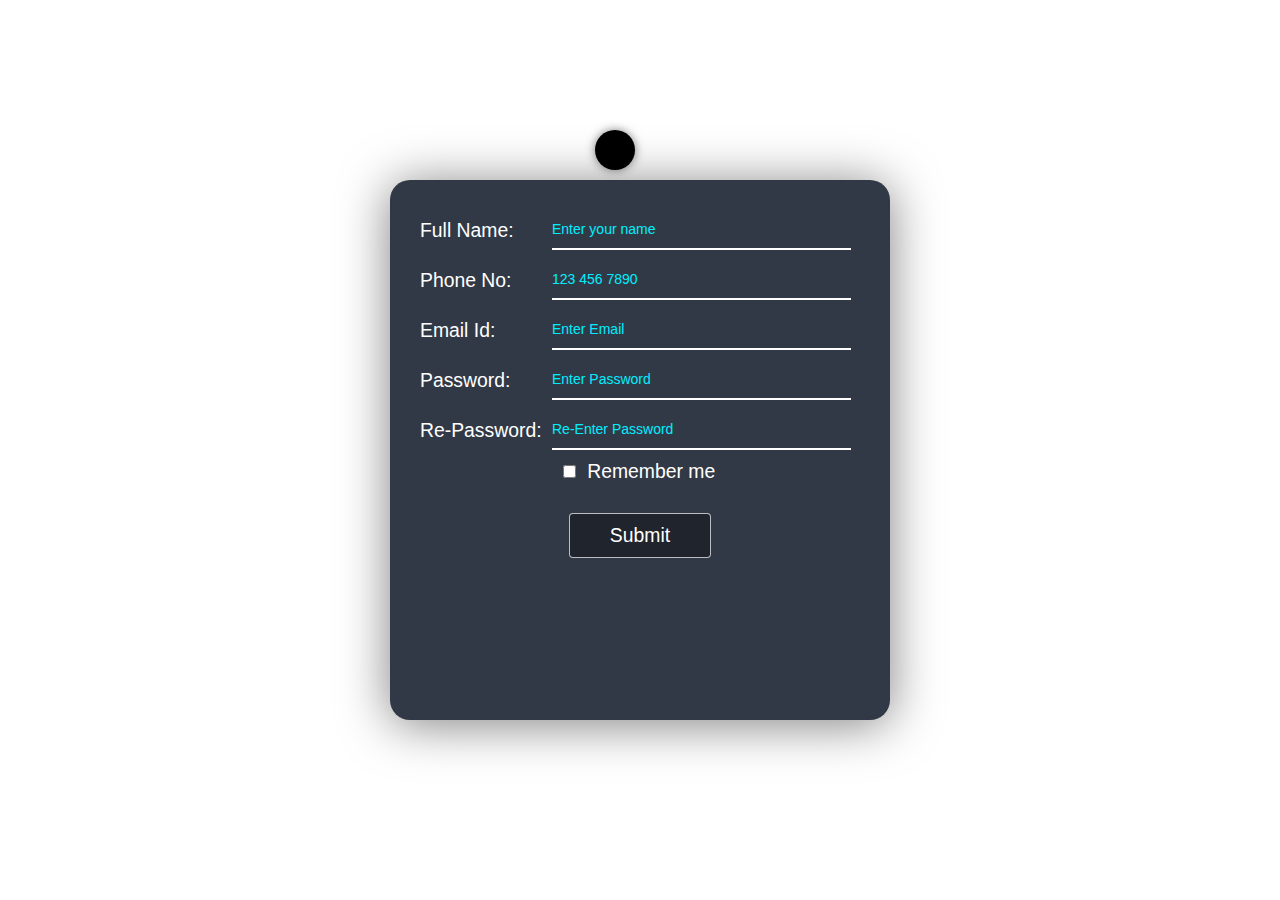
<file: Jayasri shanmugam/Authendication/form2.html>
<html>
	<head>
		<title>Form Validation</title>
		<link rel="stylesheet"href="style2.css">
		<script src="script2.js"></script>
		<link rel="stylesheet" href="https://cdnjs.cloudflare.com/ajax/libs/font-awesome/6.3.0/css/all.min.css" integrity="sha512-SzlrxWUlpfuzQ+pcUCosxcglQRNAq/DZjVsC0lE40xsADsfeQoEypE+enwcOiGjk/bSuGGKHEyjSoQ1zVisanQ==" crossorigin="anonymous" referrerpolicy="no-referrer" />
	</head>
	<body>
		<div class="container">
			<form>
				<i class="fa-solid fa-id-card"></i>
				<div class="input-group">
				<label>Full Name:</label>
				<input type="text"placeholder="Enter your name"id="contact-name"onkeyup="validateName()"required>
				<span id="name-error"></span>
			</div>

			<div class="input-group">
				<label>Phone No:</label>
				<input type="number"placeholder="123 456 7890"id='contact-phone'onkeyup='validatePhone()'required>
				<span id="phone-error"></span>
			</div>

			<div class="input-group">
				<label>Email Id:</label>
				<input type="email"placeholder="Enter Email"id='contact-email'onkeyup='validateEmail()'required>
				<span id="email-error"></span>
			</div>
			<div class="input-group">
				<label>Password:</label>
				<input type="Password"placeholder="Enter Password"id='contact-Password'onkeyup="validatePassword()"required>
				<span id="password-error"></span>
			</div>
			<div class="input-group">
				<label>Re-Password:</label>
				<input type="Password"placeholder="Re-Enter Password"id='contact-Password2'onkeyup="validatePassword2()"required>
				<span id="password2-error"></span>
			</div>
			<div class="input-group">
				<input type="checkbox">
				<label style="margin-left:-30%">Remember me</label>
			</div>
			
			<button onclick="return validateForm()">Submit</button>
			<span id="submit-error"></span>
			</form>
		</div>
	</body>
</html>
</file>
<file: Jayasri shanmugam/age calculater/style.css>
body {
  margin: 0;
  box-sizing: border-box;
  font-family: sans-serif;
}

.container {
  display: flex;
  justify-content: center;
  align-items: center;
  height: 100vh;
  margin: 0 auto;
  background-color: #4a171e;
}

.age-calculator {
  background: #fafafa;
  padding: 20px;
  border-radius: 5px;
  box-shadow: 0px 0px 5px rgba(0, 0, 0, 0.1);
  background-color: #e2b144;
}

.heading {
  font-size: 2.5rem;
  font-weight: bold;
  text-align: center;
  color: #000000;
}

.controls {
  display: flex;
  justify-content: center;
  align-items: center;
  margin-top: 20px;
}

.controls input {
  width: 200px;
  height: 40px;
  border-radius: 5px;
  border: 1px solid #ccc;
  padding: 0 10px;
}

.controls button {
  width: 200px;
  height:60px;
  border-radius: 5px;
  border: 1px solid #ccc;
  background: #4a171e;
  color: #fff;
  font-weight: bold;
  cursor: pointer;
  border: none;
  margin-left: 5px;
}

.result {
  margin-top: 20px;
  text-align: center;
}

.birthdate {
  font-size: 22px;
}

.age {
  font-weight: bold;
  font-size: 25px;
}

.wishing {
  font-size: 40px;
  color: #4a171e;
  font-weight: bold;
  margin-top: 40px;
}
</file>
<file: Jayasri shanmugam/jaya portfolio/index.css>
@import url('https://fonts.googleapis.com/css2?family=Poppins:wght@300;400;500;600;700;800;900&display=swap');

*
{
    margin: 0;
    padding: 0;
    text-decoration: none;
    box-sizing: border-box;
    border: 0;
    outline: 0;
    scroll-behavior: smooth;
    font-family: "Poppins",sans-serif;
}

:root
{
    --bg-color:#1f242d;
    --second-bg-color:#323946;
    --text-color:#fff;
    --main-color:#0ef;
}

html
{
    font-size: 62.5%;
    overflow-x: hidden;
}

body
{
    
    background-color: var(--bg-color);
    color: var(--text-color);

}
section{
    min-height: 100vh;
    padding: 10rem 9% 2rem;
}
.header
{
    position: fixed;
    top: 0;
    left: 0;
    width: 100%;
    padding: 2rem 9%;
    background: var(--bg-color);
    display: flex;
    justify-content: space-between;
    align-items: center;
    z-index: 100;
}

.logo
{
    font-size: 2.5rem;
    color:var(--text-color);
    font-weight: 600;
    cursor: default;
}

.navbar a
{
    font-size: 1.9em;
    color: var(--text-color);
    margin-left: 4em;
    transition: .3s;

}

.navbar a:hover,
.navbar a.active{
    color: var(--main-color);

}

#menu-icon{
    font-size: 3.6rem;
    color: var(--text-color);
    display: none;
}
.home{
    display: flex;
    justify-content: center;
    align-items: center;
    background-image: url(picture/back.jpeg);
}
.home-img img{
    width: 10vw;
    height: 80vh;
}
.home-content h3{
    font-size: 3.2rem;
    font-weight: 700;
}
.home-content h3:nth-of-type(2){
    margin-bottom: 2rem;
}

span{
    color: var(--main-color);
}
.home-content h1{
    font-size: 5.6rem;
    font-weight: 700;
    line-height: 1.3;
}
.home-content p{
    font-size: 1.6rem;
}
.social-media a{
    display: inline-flex;
    justify-content: center;
    align-items: center;
    width: 4rem;
    height: 4rem;
    background: transparent;
    border: .2rem solid var(--main-color);
    border-radius: 50%;
    font-size: 2rem;
    color: var(--main-color);
    margin: 3rem 1.5rem 3rem 0;
    transition: .5s ease;
}
.social-media a:hover{
    background: var(--main-color);
    color: var(--second-bg-color);
    box-shadow: 0 0 1rem var(--main-color);
}
.btn{
    display: inline-block;
    padding: 1rem 2.8rem;
    background: var(--main-color);
    border-radius: 4rem;
    box-shadow: 0 0 1rem var(--main-color);
    font-size: 1.6rem;
    color: var(--second-bg-color);
    letter-spacing: .1rem;
    font-weight: 600;
    transition: .5 ease;
}
.btn:hover{
    box-shadow: none;
}
        /* About0 */
.about{
    display: flex;
    justify-content: center;
    align-items: center;
    gap: 2rem;
    background: rgb(74, 74, 93);
    
}
.about-img img{
    width: 35vw;
    height: 50vh;
}
.heading{
    text-align: center;
    font-size: 4.5rem;

}
.about-content h1{
    text-align: left;
    line-height: 1.2;
}
.about-content h3{
    font-size: 2.6rem;
}
.about-content p{
    font-size: 1.6rem;
    margin: 2rem 0 3rem;
}
.about-content p a{
    font-size: 1.6rem;
    margin: 2rem 0 3rem;
    color:blue;
}
/* Services Style */
.services
{
    background: rgb(74, 74, 93);
}
.services h1{
    margin-bottom: 5rem;
    
}

.services-container{
    display: flex;
    justify-content: center;
    align-items: center;
    flex-wrap: wrap;
    gap: 2rem;
    
}
.services-container .services-box{
    flex: 1 1 30rem;
    background: var(--second-bg-color);
    background: rgb(86, 107, 60);
    padding: 3rem 2rem 4rem;
    border-radius: 2rem;
    text-align: center;
    border: .2rem solid var(--bg-color);
    transition: .5 ease;
}
.services-container .services-box:hover{
    border-color: var(--main-color);
    transform: scale(1.02);
}
.services i {
    font-size: 7rem;
    color: var(--main-color);
}
.services-box h2{
    font-size: 2.5rem;
}
.services-box p{
    font-size: 1.6rem;
    margin: 1rem 0 3rem;
}

                    /* Portfolio Design */
.portfolio{
    /* background-color: var(--second-bg-color); */
    background: rgb(74, 74, 93);
}
.portfolio h2{
    margin-bottom: 2rem;
}
.portfolio-container{
    display: grid;
    grid-template-columns: repeat(3,1fr);
    align-items: center;
    gap: 2.5rem;
}
.portfolio-container .portfolio-box{
    position: relative;
    overflow: hidden;
    display: flex;
    box-shadow: 0 0 1rem var(--bg-color);
    border-radius: 2rem;
    
}
.portfolio-box img{
    width: 100%;
    transition: .5s ease;
}
.portfolio-box:hover img{
    transform: scale(1.1);
}
.portfolio-box .portfolio-Layers{
    position: absolute;
    bottom: 0;
    left: 0;
    width: 100%;
    height: 100%;
    background: linear-gradient(rgba(0,0,0,.1),var(--main-color));
    display: flex;
    justify-content: center;
    align-items: center;
    flex-direction: column;
    padding: 0 4rem;
    border-radius: 1.8rem;
    transform: translateY(100%);
    transition: .5s ease;
}
.portfolio-box:hover .portfolio-Layers{
    transform: translateY(0);
}
.portfolio-Layers h4{
    font-size: 3rem;
}
.portfolio-Layers p{
   font-size: 1.6rem;
   margin: .3 0 1rem;
}
.portfolio-Layers a{
    display: inline-flex;
    justify-content: center;
    align-items: center;
    width: 5rem;
    height: 5rem;
    /* background: var(--text-color); */
    border-radius: 50%;
}
.portfolio-Layers a i{
    font-size: 2rem;
    /* color: var(--second-bg-color); */
}


.contact{
    margin-bottom: 3rem;
}

.contact form{
    max-width: 70rem;
    margin: 1rem auto;
    text-align: center;
    margin-bottom: 3rem;
}

.contact form .input-box{
    display: flex;
    justify-content: space-between;
    flex-wrap: wrap;
}
.contact form .input-box input,
.contact form textarea{
    width: 100%;
    padding: 1.5rem;
    font-size: 1.6rem;
    color: var(--text-color);
    background: var(--second-bg-color);
    border-radius: .8rem;
    margin: .7rem 0;
}
.contact form .input-box input{
    width: 49%;
}
.contact form textarea{
    resize: none;
}
.contact form .btn{
    margin-top: 2rem;
    cursor: pointer;
}
.footer{
    display: flex;
    justify-content: space-between;
    align-items: center;
    flex-wrap: wrap;
    padding: 2rem 9%;
    background: var(--second-bg-color);
}
.footer-text p{
    font-size: 1.6rem;
}
.footer-iconTop{
    display: inline-flex;
    justify-content: center;
    align-items: center;
    padding: .8rem;
    background: var(--main-color);
    border-radius: .8rem;
}@import url('https://fonts.googleapis.com/css2?family=Poppins:wght@300;400;500;600;700;800;900&display=swap');

*
{
    margin: 0;
    padding: 0;
    text-decoration: none;
    box-sizing: border-box;
    border: 0;
    outline: 0;
    scroll-behavior: smooth;
    font-family: "Poppins",sans-serif;
}

:root
{
    --bg-color:#1f242d;
    --second-bg-color:#323946;
    --text-color:#fff;
    --main-color:#0ef;
}

html
{
    font-size: 62.5%;
    overflow-x: hidden;
}

body
{
    background-color: var(--bg-color);
    color: var(--text-color);
}
section{
    min-height: 100vh;
    padding: 10rem 9% 2rem;
}
.header
{
    position: fixed;
    top: 0;
    left: 0;
    width: 100%;
    padding: 2rem 9%;
    background: var(--bg-color);
    display: flex;
    justify-content: space-between;
    align-items: center;
    z-index: 100;
}

.logo
{
    font-size: 2.5rem;
    color:var(--text-color);
    font-weight: 600;
    cursor: default;
}

.navbar a
{
    font-size: 1.7em;
    color: var(--text-color);
    margin-left: 4em;
    transition: .3s;

}

.navbar a:hover,
.navbar a.active{
    color: var(--main-color);
}

#menu-icon{
    font-size: 3.6rem;
    color: var(--text-color);
    display: none;
}
.home{
    display: flex;
    justify-content: center;
    align-items: center;
}
.home-img img{
    width: 35vw;
    height: 80vh;
}
.home-content h3{
    font-size: 3.2rem;
    font-weight: 700;
}
.home-content h3:nth-of-type(2){
    margin-bottom: 2rem;
}

span{
    color: var(--main-color);
}
.home-content h1{
    font-size: 5.6rem;
    font-weight: 700;
    line-height: 1.3;
}
.home-content p{
    font-size: 1.6rem;
}
.social-media a{
    display: inline-flex;
    justify-content: center;
    align-items: center;
    width: 4rem;
    height: 4rem;
    background: transparent;
    border: .2rem solid var(--main-color);
    border-radius: 50%;
    font-size: 2rem;
    color: var(--main-color);
    margin: 3rem 1.5rem 3rem 0;
    transition: .5s ease;
}
.social-media a:hover{
    background: var(--main-color);
    color: var(--second-bg-color);
    box-shadow: 0 0 1rem var(--main-color);
}
.btn{
    display: inline-block;
    padding: 1rem 2.8rem;
    background: var(--main-color);
    border-radius: 4rem;
    box-shadow: 0 0 1rem var(--main-color);
    font-size: 1.6rem;
    color: var(--second-bg-color);
    letter-spacing: .1rem;
    font-weight: 600;
    transition: .5 ease;
}
.btn:hover{
    box-shadow: none;
}
        /* About0 */
.about{
    display: flex;
    justify-content: center;
    align-items: center;
    gap: 2rem;
    background: var(--second-bg-color);
}
.about-img img{
    width: 35vw;
    height: 80vh;
}
.heading{
    text-align: center;
    font-size: 4.5rem;

}
.about-content h1{
    text-align: left;
    line-height: 1.2;
}
.about-content h3{
    font-size: 2.6rem;
}
.about-content p{
    font-size: 1.6rem;
    margin: 2rem 0 3rem;
}

            /* Services Style */
.services h1{
    margin-bottom: 5rem;
}

.services-container{
    display: flex;
    justify-content: center;
    align-items: center;
    flex-wrap: wrap;
    gap: 2rem;
}
.services-container .services-box{
    flex: 1 1 30rem;
    background: var(--second-bg-color);
    padding: 3rem 2rem 4rem;
    border-radius: 2rem;
    text-align: center;
    border: .2rem solid var(--bg-color);
    transition: .5 ease;
}
.services-container .services-box:hover{
    border-color: var(--main-color);
    transform: scale(1.02);
}
.services i {
    font-size: 7rem;
    color: var(--main-color);
}
.services-box h2{
    font-size: 2.5rem;
}
.services-box p{
    font-size: 1.6rem;
    margin: 1rem 0 3rem;
}

                    /* Portfolio Design */
.portfolio{
    background-color: var(--second-bg-color);
}
.portfolio h2{
    margin-bottom: 2rem;
}
.portfolio-container{
    display: grid;
    grid-template-columns: repeat(3,1fr);
    align-items: center;
    gap: 2.5rem;
}
.portfolio-container .portfolio-box{
    position: relative;
    overflow: hidden;
    display: flex;
    box-shadow: 0 0 1rem var(--bg-color);
    border-radius: 2rem;
    
}
.portfolio-box img{
    width: 100%;
    transition: .5s ease;
}
.portfolio-box:hover img{
    transform: scale(1.1);
}
.portfolio-box .portfolio-Layers{
    position: absolute;
    bottom: 0;
    left: 0;
    width: 100%;
    height: 100%;
    background: linear-gradient(rgba(0,0,0,.1),var(--main-color));
    display: flex;
    justify-content: center;
    align-items: center;
    flex-direction: column;
    padding: 0 4rem;
    border-radius: 1.8rem;
    transform: translateY(100%);
    transition: .5s ease;
}
.portfolio-box:hover .portfolio-Layers{
    transform: translateY(0);
}
.portfolio-Layers h4{
    font-size: 3rem;
}
.portfolio-Layers p{
   font-size: 1.6rem;
   margin: .3 0 1rem;
}
.portfolio-Layers a{
    display: inline-flex;
    justify-content: center;
    align-items: center;
    width: 5rem;
    height: 5rem;
    background: var(--text-color);
    border-radius: 50%;
}
.portfolio-Layers a i{
    font-size: 2rem;
    color: var(--second-bg-color);
}


.contact{
    margin-bottom: 3rem;
}

.contact form{
    max-width: 70rem;
    margin: 1rem auto;
    text-align: center;
    margin-bottom: 3rem;
}

.contact form .input-box{
    display: flex;
    justify-content: space-between;
    flex-wrap: wrap;
}
.contact form .input-box input,
.contact form textarea{
    width: 100%;
    padding: 1.5rem;
    font-size: 1.6rem;
    color: var(--text-color);
    background: var(--second-bg-color);
    border-radius: .8rem;
    margin: .7rem 0;
}
.contact form .input-box input{
    width: 49%;
}
.contact form textarea{
    resize: none;
}
.contact form .btn{
    margin-top: 2rem;
    cursor: pointer;
}
.footer{
    display: flex;
    justify-content: space-between;
    align-items: center;
    flex-wrap: wrap;
    padding: 2rem 9%;
    background: var(--second-bg-color);
}
.footer-text p{
    font-size: 1.6rem;
}
.footer-iconTop{
    display: inline-flex;
    justify-content: center;
    align-items: center;
    padding: .8rem;
    background: var(--main-color);
    border-radius: .8rem;
}
</file>
<file: Jayasri shanmugam/Login Form/style.css>
*
{
	margin:0;
	padding:0px;
}
.container
{
	width:100%;
	height:100vh;
	font-family:sans-serif;
	background-color:rgba(187,187,245);
	color:#fff;
	display:flex;
	align-items:center;
	justify-content:center;
	
	}
.card
{
width:350px;
height:500px;
box-shadow: 0 0 40px 20px rgba(0,0,0,0.26);
perspective:1000px;

}	
.inner-box
{
	position:relative;
	width:100%;
	height:100%;
	transition:transform 1s;
}
.card-front, .card-back
{
	position:absolute;
	width:100%;
	height:100%;
	background-position:center;
	background-size:cover;
	background-image:linear;
	gradient(0,0,100,0.8),rgba(0,0,100,0.8));
	padding:55px;
	box-sizing:border-box;
	backface-visibility:hidden;
}

h2
{
	font-size:10px;
}
.card-back
{
	
	}
.card h2
{
	font-weight:normal;
	font-size:40px;
	text-align:center;
	margin-bottom:20px;
	
}
.input-box
{
	width:100%;
	background-color:transparent;
	border:1px solid #fff;
	margin:6px 0;
	height:32px;
	border-radius:20px;
	padding:0 10px;
	box-sizing:border-box;
	outline:none;
	text-align:center;
	color:#fff;
}	
::placeholder
{
color:#fff;
font-size:12px;
}	
button
{
width:100%;
background-color:transparent;
border:1px solid #fff;
margin:35px 0 10px;
height:32px;
font-size:12px;
border-radius:20px;
padding: 10px;
box-sizing:border-box;
outline:none;
color:#fff;
cursor:pointer;
}
.submit-btn
{
	position:relative;
}
.submit-btn::after
{
	content:'\27a4';
	color:#333;
	line-height:32px;
	font-size:32px;
	font-size:17px;
	height:32px;
	width:32px;
	border-radius:70%;
	background:#fff;
	position:absolute;
	right:-0px;
	top:0px;
}
span
{
	font-size:13px;
	margin-left:10px;
}
.card .btn
{
margin-top:70px;
}
.card a
{
	color:#fff;
	text-decoration:none;
	display:block;
	text-align:center;
	font-size:13px;
	margin:8px;
}
</file>
<file: Jayasri shanmugam/Responsive Bootstrap/style.css>
@import url('https://fonts.googleapis.com/css2?family=Poppins&display=swap');
*
  {
	margin:0;
	padding:0;
	box-sizing:border-box;
	font-family: 'Poppins', sans-serif;
  }
 
 #navbar
 {
	 position:sticky;  /* Sticky means home about contact all page touch using the command*//
	 top:0;
	 left:0;
	 z-index:100px; /* page up suing Z index propertise *//
	 padding:.5rem .5rem; //* Transparent*//
	 box-shadow:5px 5px 20px rgba(0,0,0,.5);
	 background-color:black;
 }
 .navbar.navbar-brand  /* Each anger tag */
 {
	 font-size:25px;
	 font-weight:800px;
	 color:#00FF00 (0,255,0) !important;
 }
 .nav-item
 {
	 padding: 10px 17px;
 }
#navbarSupportedContent a
{
	color:#ffff;
	border-bottom:2px solid transparent;
	padding:1px;
	font-size:20px;
}
 #navbarSupportedContent a:hover
 {
	 border:2px solid  #00ff00;
	 color:yellow;
	 
 }
 #navbarSupportedContent button
 {
	 background-color:red;
	 width: 5rem;
	 border-radius:15px;
 }
 section
 {
	 width:100%; /* center width 100% */
	 min-height:100vh;
	 display:flex;
	 justify-content:center;
	 align-items:center;
  }
  #home
  {
	  background-image: url("bg.jfif");
	  background-size:cover;
  background-position:center;
  flex-direction:column;
  }
 #home h1
 {
	 font-size:100px;
	 color:white;
	 letter-spacing:3px;
	 font-family:verdana bold;
	 text-shadow:0px 1px 0px #ccc;
				 0px 2px 0px #ccc;
	             0px 3px 0px #ccc;
	             0px 4px 0px #ccc;
	             0px 5px 0px #ccc;
	             0px 6px 0px #ccc;
				 0px 6px 0px #ccc;
	 
 }
 #home p
 {
	font-size:18px; 
	color:#fff;
 }
 #home .input-group
 {
	 width:50%;
	 height:40px;
 }
 .signin
 {
	 background-color:green !important;
 }
 .signin
 {
	 background-color:green !important;
	 color:#green !important;
	 box-shadow:2px 4px 5px rgba(0,0,0,0.3);/*horizontal verticle 5pc blur*/
 }
 
 
 
 /*About Us */
 #about
 {
 Background-color:#FF008E;
 flex-direction:column;
 }
 .column
 {
	 display:flex;
	 flex-direction:column;
	 
	 }
 #about h1
 {
	 font-weight:800;
	 font-size:50px;
	 color:white;
	
 }
 #about p
 {
 align-items:right; 
 color:white;
 font-family:times new roman bold;
 }
 
 /* OUR PRODUCTS */
 #product
 {
 background-color:lightgreen;
 }
 product h1
 {
	 
	 font-size:50px;
	 letter-spacing:2px;
	 font-weight:700;
	 }
	 #product img
	 {
		 width:200px;
		 height:200px;
	 }
	 .card
	 {
		 width:300px;
		 height:250px;
		 background-color:green;
		 border:none !important;
		 box-shadow:15px 20px 20px rgba(0,0,0,.6);
					inset 4px 4px 10px #fff;
		border-radius:20px !important;
		overflow:hidden;
		justify content:center;
		align-items:center;
		margin:20px 60px;/* top to bottom and left to right */
		transition:.2s;
	 }
	 .card:hover
	 {
		 box-shadow:inset 5px 5px 5px rgba(0,0,0,.6);
					inset -4px -4px 10px #fff;
		transition:.3s;
	 }
	 
	 
	 /*Contact Us*/
	 
	 #contact{
		 background-color:yellow;
		 height:100px;
	 }
	 
	 contact img
	 {
		 height:500%;
	 }
	 .box
	 {
		 width:80% !important; 
		 background:red;
		 margin-top:10px;
	 }
	 form
	 {
		 display:flex;
		 flex-direction:column;
		 font-style:new roman;
	 }
	 #contact input
	 {
		 margin:10px 0px;
	 }
	 #contact textarea
	 {
		 margin:10px 0px;
		
	 }
	 footer
	 {
		 width:100%;
		 height:30px;
		 background-color:grey;
		 color:blue;
		 margin-top:-10px;
		 text-align:right;
		 padding:3px;
	 }
</file>
<file: Jayasri shanmugam/Responsive Bootstrap/Spicy/Spicy/style.css>
@import url('https://fonts.googleapis.com/css2?family=Poppins&display=swap');

*{
    margin: 0;
    padding: 0;
    box-sizing: border-box;
    font-family: 'Poppins', sans-serif;
}
#navbar{
    position: sticky;
    top: 0;
    left: 0;
    z-index: 100;
    padding: .5rem 5rem;
    box-shadow: 5px 5px 20px rgba(0,0,0,.5);
    background: black;
}
.navbar .navbar-brand{
    font-size: 25px;
    font-weight: 800;
    color: #29f700 !important;
}
#navbarSupportedContent a{
    color: #fff;
    border-bottom: 2px solid transparent;
}
#navbarSupportedContent a:hover{
    border-bottom: 2px solid #29f700;
}
#navbarSupportedContent button{
    background: #29f700;
    width: 5rem;
    border-radius: 15px;
}
section{
    width: 100%;
    min-height: 100vh;
    display: flex;
    justify-content: center;
    align-items: center;
}

/****Home*****/

#home{
    background: linear-gradient(rgba(0,0,0,.3),rgba(0,0,0,.4)),url(bg.jfif);
    background-size: cover;
    background-position: center;
    flex-direction: column;
    margin-top: -50px;
}
#home h1{
    font-size: 100px;
    color: white;
    letter-spacing: 3px;
    font-family: Verdana, Geneva, Tahoma, sans-serif;
    text-shadow: 0px 1px 0px #CCC,
                 0px 2px 0px #CCC,
                 0px 3px 0px #CCC,
                 0px 4px 0px #CCC,
                 0px 5px 0px #CCC,
                 0px 6px 0px #CCC,
                 0px 7px 0px #CCC;
}
#home p{
    font-size: 18px;
    color: #fff;
}
#home .input-group{
    width: 40%;
    height: 45px;
}
.signin{
    background : green !important;
    color: white !important;
    box-shadow: 2px 4px 5px rgba(0,0,0,.3);
}

/*****About******/

#about{
    background : linear-gradient(to right,#ea1d6f,#eb466b 100%)
}
#about h1{
    font-weight: 800;
    font-size: 50px;
    color:white;
}
#about p{
    color: white;
}

/*****Products****/

#product{
    background :#e5e5e5;
}
#product h1{
    font-size: 50px;
    letter-spacing: 2px;
    font-weight: 700;
}
#product img{
    width: 200px;
    height: 200px;
}
.card{
    width: 250px;
    height: 300px;
    background : #e5e5e5 !important;
    border :none !important;
    box-shadow: 15px 20px 20px rgba(0,0,0,.3),
                inset 4px 4px 10px white;
    border-radius: 20px !important;
    overflow: hidden;
    justify-content: center;
    align-items: center;
    margin: 20px 60px;
    transition: .2s;
}
.card:hover{
    box-shadow: inset 5px 5px 10px rgba(0,0,0,.3),
                inset -4px -4px 10px white;
    transition: .2s;
}

/****Contact****/

#contact img{
    height: 100%;
}
.box{
    width: 80% !important;
    margin-top: 10px;
}
form{
    display: flex;
    flex-direction: column;
}
#contact input{
    margin: 10px 0px;
}
#contact textarea{
    margin: 10px 0px;
}

footer{
    width: 100%;
    height: 30px;
    background: rgba(0,0,0,.8);
    margin-top: -30px;
    text-align: center;
    color: white;
    padding: 3px;
}
</file>
<file: Jayasri shanmugam/Authendication/style2.css>
@import url('https://fonts.googleapis.com/css2?family=EB+Garamond:ital,wght@0,400;0,500;0,600;0,700;0,800;1,400;1,500;1,600;1,700;1,800&display=swap');

*
{
margin:0;
padding:0;
box-sizing:border-box;
font-family:'Garamond',sans-serif;
font-size: 1.1rem;
}

:root
{
    --bg-color:#1f242d;
    --second-bg-color:#323946;
    --text-color:#fff;
    --main-color:#0ef;
}
.container
{
background-image:url("https://i.pinimg.com/originals/2c/51/14/2c51142665763ec8324da63acd478108.jpg");
width:100%;
height:100vh;
display:flex;
justify-content:center;
align-items:center;
background-size: cover;
}

.container form
{
  /* background-image:url("https://as1.ftcdn.net/v2/jpg/01/25/16/88/1000_F_125168818_FAWDEEKBh7NioSNCc0IYWLZOWQZHwjw2.jpg");*/

width:90%;
max-width:500px;
height: 60vh;
padding:20px 30px 0px;
background:var(--second-bg-color) ;
border-radius:20px;
box-shadow:0 4px 50px rgba(0,0,0,0.5);
position:relative;
color: #fff;
}
.fa-id-card
{
position:absolute;
top:-30;
left:45%;
transform:translate(-50%,-50%);
background:black;
font-size:26px;
padding:20px;
border-radius:50%;
box-shadow:0 0 10px rgba(0, 0, 0,0.5);
}
.input-group
{
width:100%;
display:flex;
align-items:center;
margin:10px 0;
position:relative;
color: var(--text-color);
}
/*Label to input distance*/
.input-group label
{
flex-basis:30%;
}
.input-group input,.input-group textarea
{
flex-basis:68%;
background:transparent;
border:0px;
outline:0;
padding:10px 0;
border-bottom:2px solid var(--text-color);
font-size:16px;
color: var(--main-color);
}
::placeholder
{
font-size:14px;
color: var(--main-color);
}
form button
{
background:var(--bg-color);
color:white;
border-radius:4px;
border:1px solid rgba(255, 255, 255, 0.7);
padding:10px 40px;
outline:0;
cursor:pointer;
display:block;
margin:30px auto 10px;
}
.input-group span
{
position:absolute;
bottom:12px;
right:17px;
font-size:14px;
color:red;
}
#submit-error
{
color:red;
}
.input-group span i
{
color:seagreen;
}
</file>
